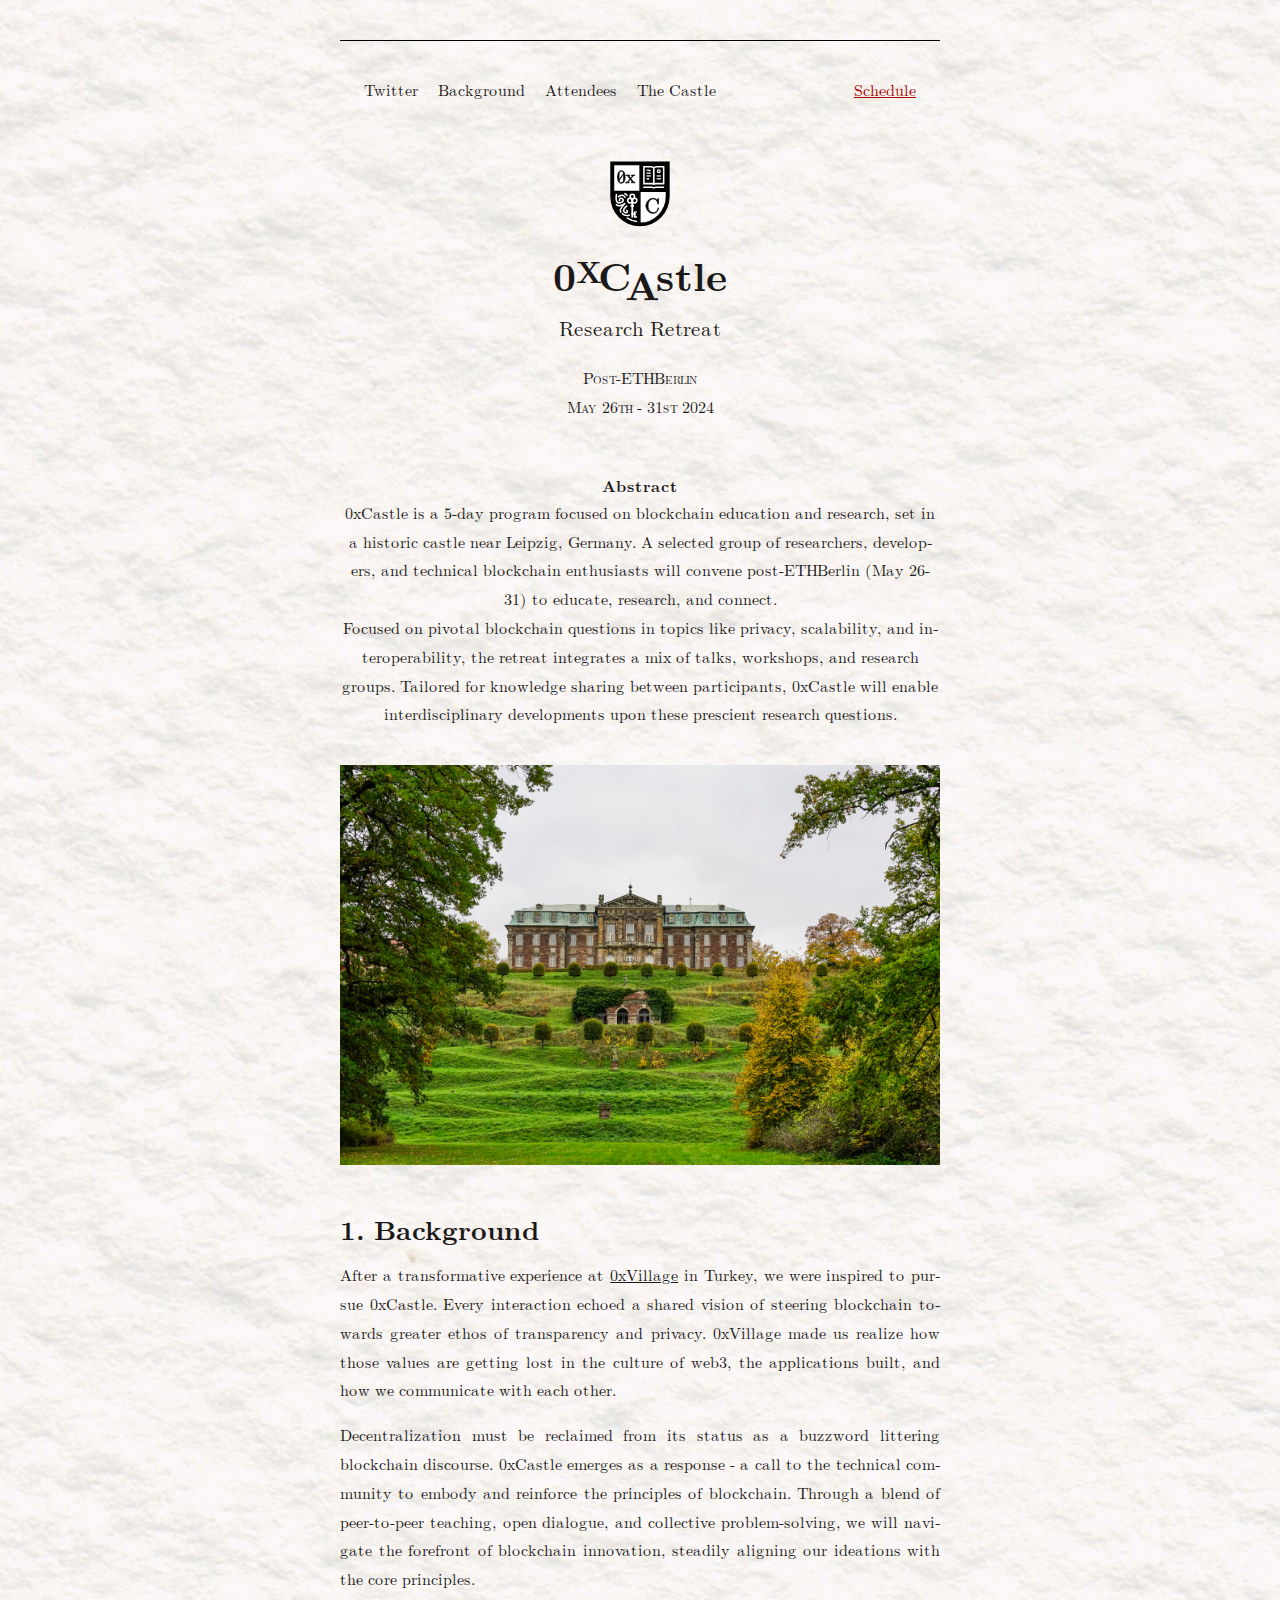
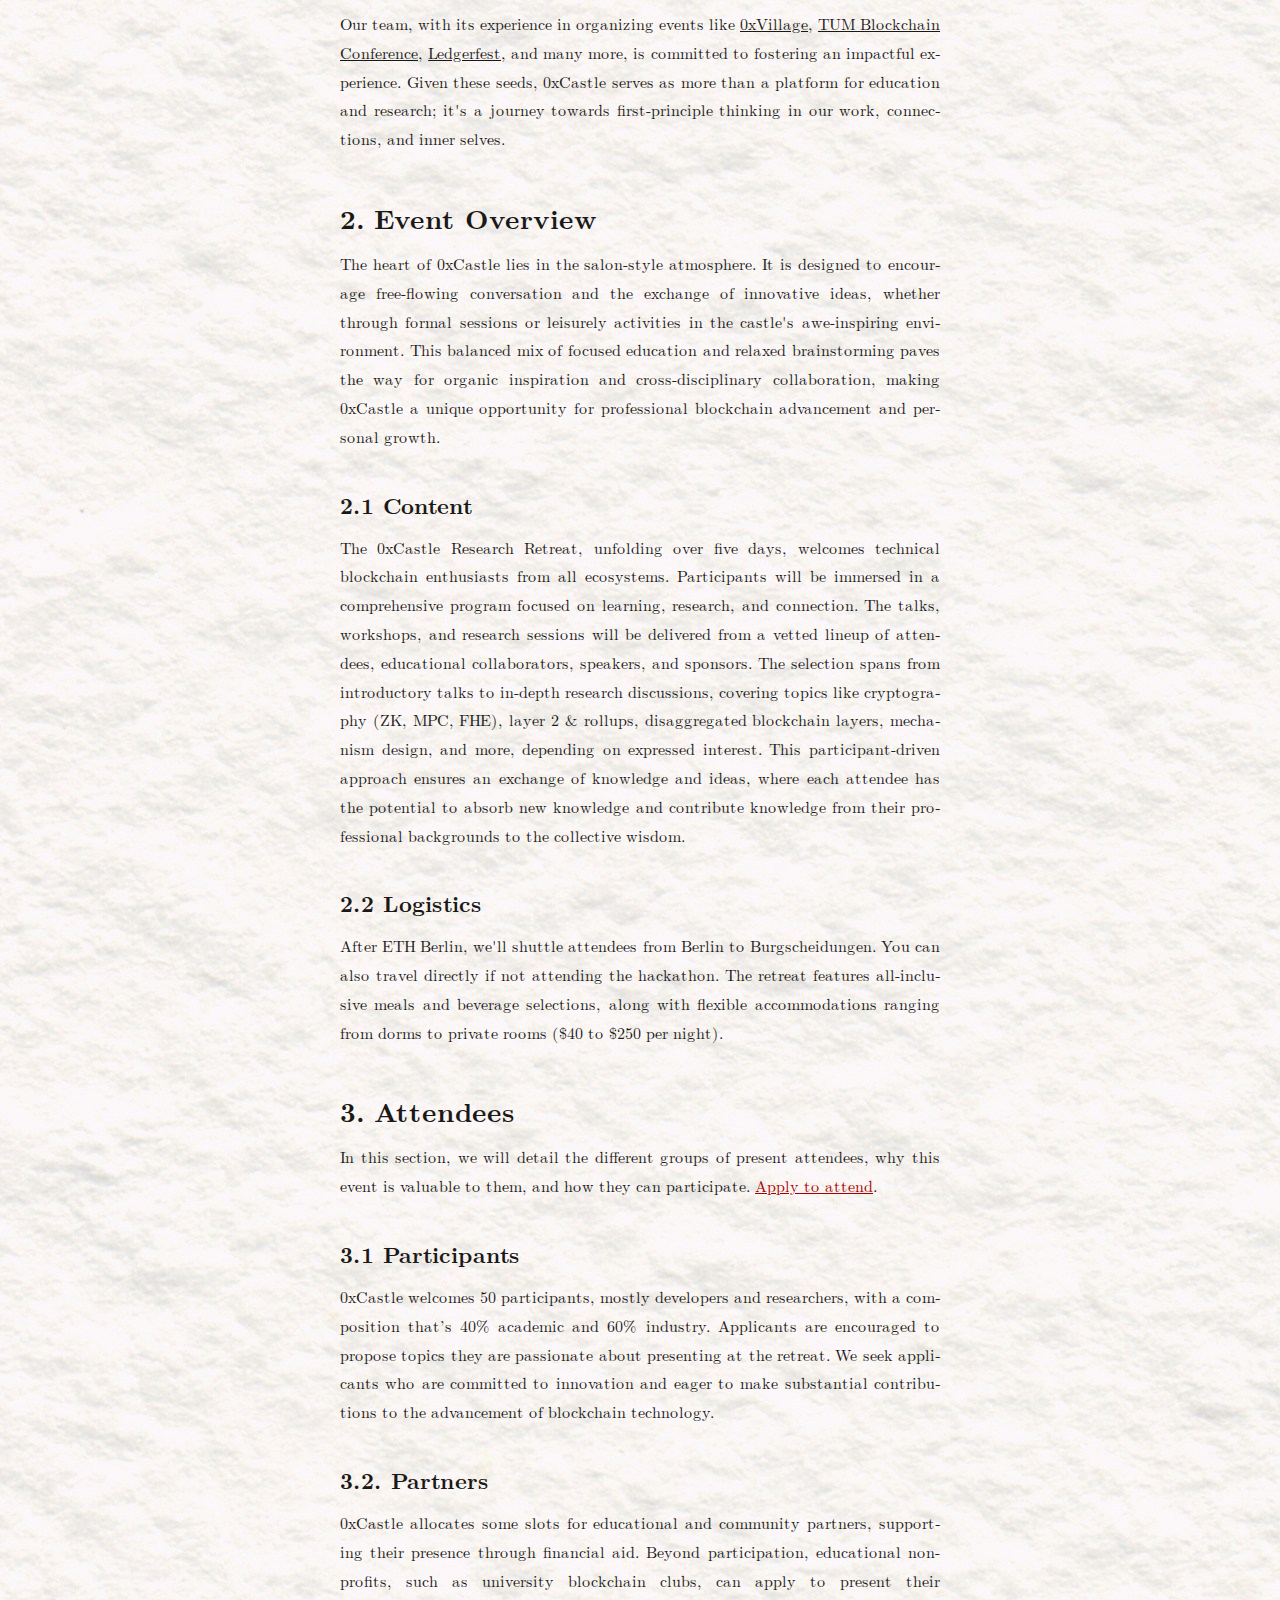
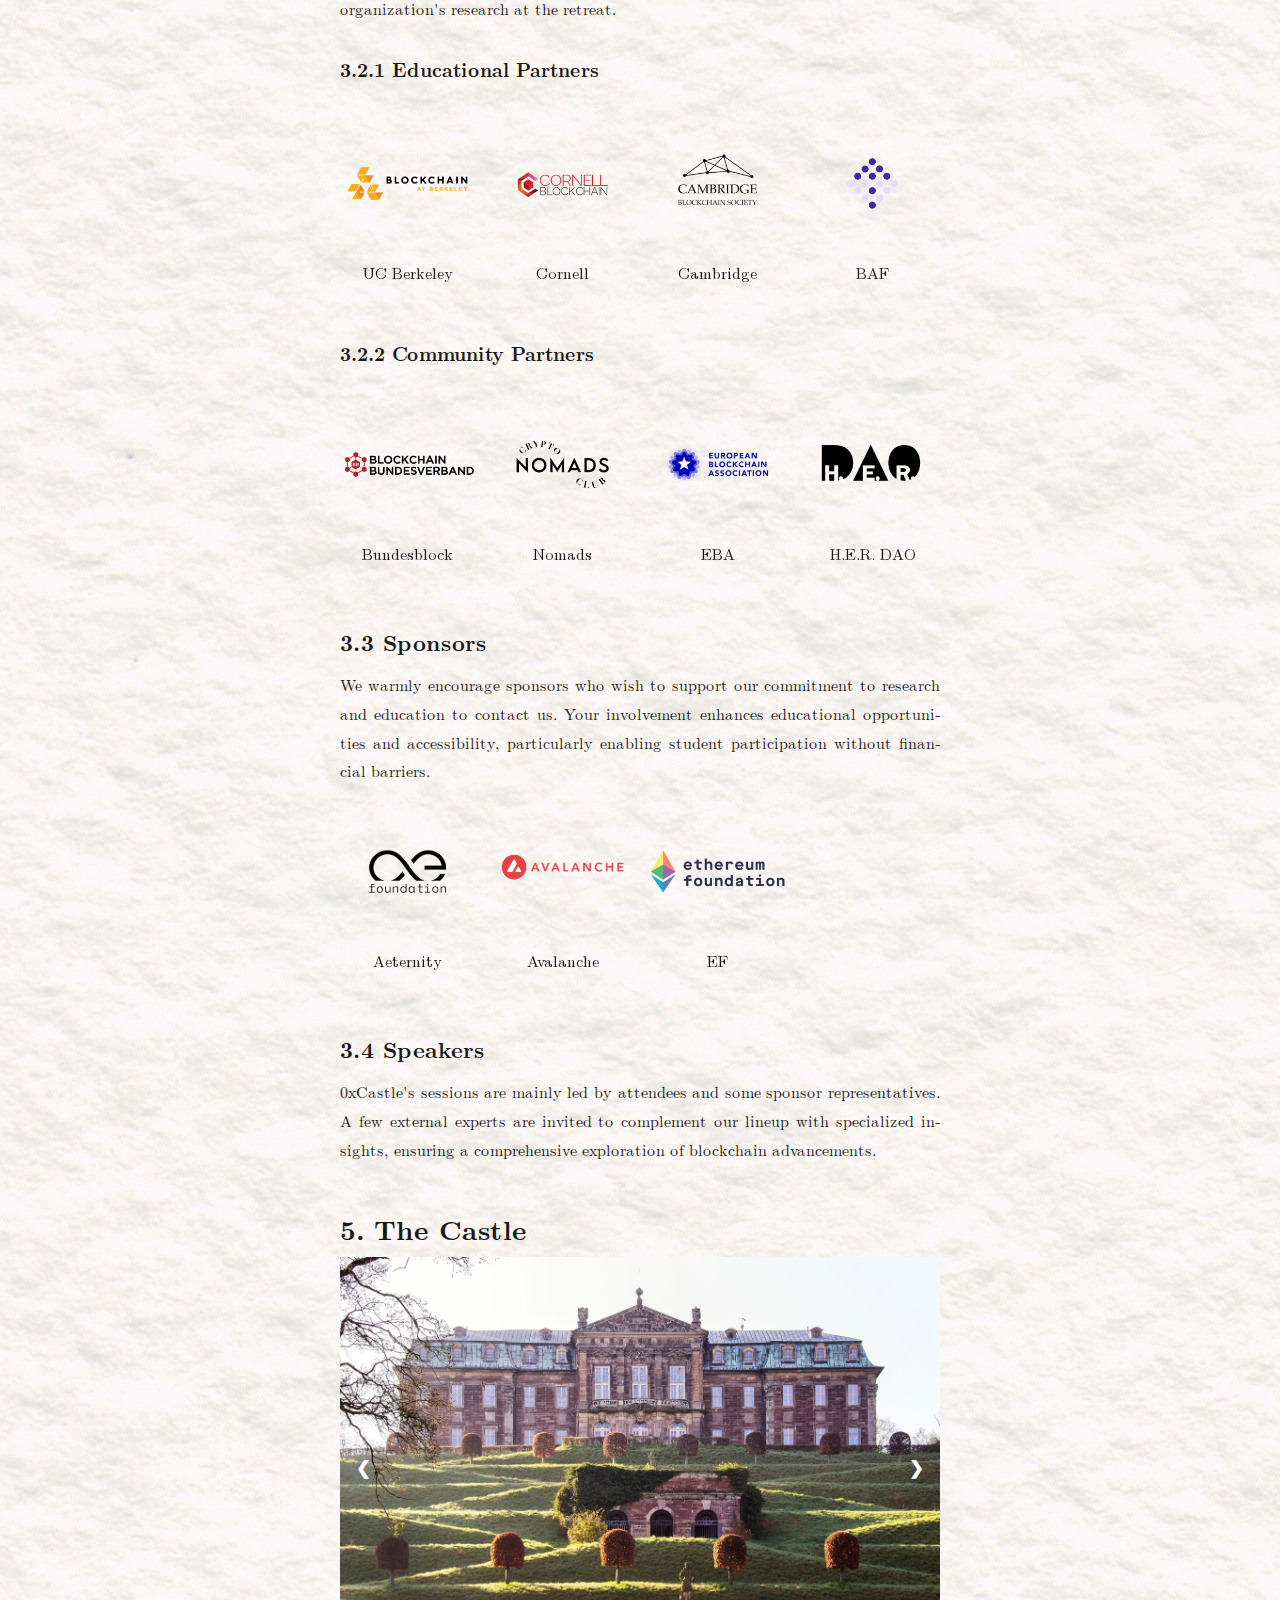
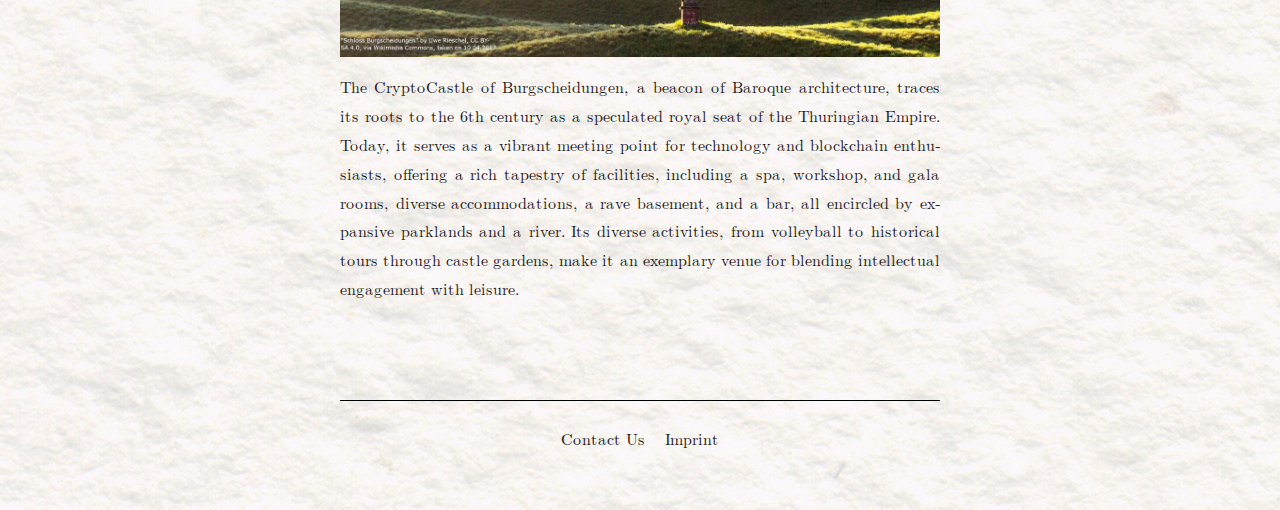
<file: index.html>
<!DOCTYPE html>
<html lang="en">
  <head>
    <meta charset="UTF-8" />
    <meta name="viewport" content="width=device-width, initial-scale=1.0" />
    <meta http-equiv="X-UA-Compatible" content="ie=edge" />
    <meta property="og:title" content="0xCastle" />
    <meta property="og:type" content="website" />
    <meta property="og:url" content="https://0xcastle.xyz/" />
    <meta
      property="og:description"
      content="0xCastle is a 5-day education and research retreat focused on current technologies, set in a historic castle near Leipzig, Germany."
    />
    <meta
      property="og:image"
      content="https://raw.githubusercontent.com/0xCastle/0xcastle.xyz/main/images/thumbnail.png"
    />
    <title>0xCastle</title>
    <link rel="stylesheet" href="./css/latex.css" />
    <link rel="stylesheet" href="./css/style.css" />
    <link
      rel="icon"
      href="./images/logos/0xCastle.svg"
      type="image/x-icon"
    />
    <link
      rel="stylesheet"
      href="https://cdnjs.cloudflare.com/ajax/libs/font-awesome/6.1.1/css/all.min.css"
    />
    <!-- Swiper CSS -->
    <link rel="stylesheet" href="https://unpkg.com/swiper/swiper-bundle.min.css"/>

    <!-- Swiper JS -->
    <script src="https://unpkg.com/swiper/swiper-bundle.min.js"></script>
  </head>
  <body class="latex-dark-auto">
    <nav class="nav">
      <div class="nav-links">
        <a href="https://twitter.com/0xCastleRetreat" class="nav-link mobile">Twitter</a>
        <a href="#background" class="nav-link">Background</a>
        <a href="#attendees" class="nav-link">Attendees</a>
        <a href="#the-castle" class="nav-link">The Castle</a>
        <div class="flex-grow"></div>
        <a href="schedule.html" class="nav-link emphasize">Schedule</a>
      </div>
    </nav>
    <main>
      <a href="https://0xcastle.xyz/">
        <img
          src="images/logos/0xCastle.svg"
          alt="0xCastle Logo"
          class="logo"
        />
      </a>
      <header>
        <h1 class="main-heading">
          <span class="latex">0 <span>x</span>C<span>a</span>s<span>t</span>l</span>e
        </h1>
        <p class="subheader">Research Retreat</p>
        <p class="author">
          Post-ETHBerlin<br />
          May 26th - 31st 2024
        </p>
      </header>

      <!-- Abstract -->
      <div class="abstract">
        <h2>Abstract</h2>
        <p>
          0xCastle is a 5-day program focused on blockchain education and
          research, set in a historic castle near Leipzig, Germany. A selected
          group of researchers, developers, and technical blockchain enthusiasts
          will convene post-ETHBerlin (May 26-31) to educate, research, and
          connect.
        </p>
        <p>
          Focused on pivotal blockchain questions in topics like privacy, 
          scalability, and interoperability, the retreat integrates a mix 
          of talks, workshops, and research groups. Tailored for knowledge 
          sharing between participants, 0xCastle will enable interdisciplinary 
          developments upon these prescient research questions.
        </p>
      </div>

      <img src="images/castle.jpeg" alt="0xCastle Landscape" />
      <!-- Motivation -->
      <article>
        <h2 id="background">1. Background</h2>
        <p>
          After a transformative experience at <a href="https://0xvillage.org">0xVillage</a> in Turkey, 
          we were inspired to pursue 0xCastle. Every interaction echoed a shared vision of steering 
          blockchain towards greater ethos of transparency and privacy. 0xVillage made us realize 
          how those values are getting lost in the culture of web3, the applications built, 
          and how we communicate with each other.
        </p>
        <p>
          Decentralization must be reclaimed from its status as a buzzword littering 
          blockchain discourse. 0xCastle emerges as a response - a call to the
          technical community to embody and reinforce the principles of
          blockchain. Through a blend of peer-to-peer teaching, open dialogue,
          and collective problem-solving, we will navigate the forefront of
          blockchain innovation, steadily aligning our ideations with the core
          principles.
        </p>
        <p>
          Our team, with its experience in organizing events like
          <a href="https://0xvillage.org">0xVillage</a>,
          <a href="https://www.tum-blockchain.com/conference"
            >TUM Blockchain Conference</a
          >,
          <a href="https://www.youtube.com/watch?v=_qopGYx12K4">Ledgerfest</a>,
          and many more, is committed to fostering an impactful
          experience. Given these seeds, 0xCastle serves as more than a platform
          for education and research; it's a journey towards first-principle
          thinking in our work, connections, and inner selves.
        </p>

        <!-- 0xCastle Research Retreat -->

        <h2 id="overview">2. Event Overview</h2>
        <p>
          The heart of 0xCastle lies in the salon-style atmosphere. 
          It is designed to encourage free-flowing conversation and 
          the exchange of innovative ideas, whether through formal 
          sessions or leisurely activities in the castle's awe-inspiring 
          environment. This balanced mix of focused education and relaxed 
          brainstorming paves the way for organic inspiration and cross-disciplinary 
          collaboration, making 0xCastle a unique opportunity for professional blockchain 
          advancement and personal growth.
        </p>
        <h3 id="content">2.1 Content</h3>
        <p>
          The 0xCastle Research Retreat, unfolding over five days, welcomes technical blockchain enthusiasts from all ecosystems. Participants 
          will be immersed in a comprehensive program focused on learning, 
          research, and connection. The talks, workshops, and research sessions 
          will be delivered from a vetted lineup of attendees, educational collaborators, 
          speakers, and sponsors. The selection spans from introductory talks to in-depth 
          research discussions, covering topics like cryptography (ZK, MPC, FHE), layer 2 & 
          rollups, disaggregated blockchain layers, mechanism design, and more, depending on expressed interest. 
          This participant-driven approach ensures an exchange of knowledge and ideas, where 
          each attendee has the potential to absorb new knowledge and contribute 
          knowledge from their professional backgrounds to the collective wisdom.
        </p>
        <h3 class="logistics">2.2 Logistics</h3>
        <p>
          After ETH Berlin, we'll shuttle attendees from Berlin to Burgscheidungen. 
          You can also travel directly if not attending the hackathon. 
          The retreat features all-inclusive meals and beverage selections, 
          along with flexible accommodations ranging from dorms to private rooms ($40 to $250 per night).
        </p>
        <!-- The Castle -->

        <!-- Call for Participation -->
        <h2 id="attendees">3. Attendees</h2>
        <p>
          In this section, we will detail the different groups of present
          attendees, why this event is valuable to them, and how they can
          participate. <a href="https://forms.0xcastle.xyz/" class="emphasize">Apply to attend</a>.
        </p>
        <h3 class="section-title">3.1 Participants</h3>
        <div class="section-text">
          <p>
            0xCastle welcomes 50 participants, mostly developers and researchers, with a composition that’s 
            40% academic and 60% industry. Applicants are encouraged to 
            propose topics they are passionate about presenting at the retreat. 
            We seek applicants who are committed to innovation and eager to make 
            substantial contributions to the advancement of blockchain technology.
          </p>
        </div>
        <h3 class="section-title">3.2. Partners</h3>
        <p>
          0xCastle allocates some slots for educational and community
          partners, supporting their presence through financial aid. Beyond participation, educational non-profits, such as
          university blockchain clubs, can apply to present their
          organization's research at the retreat.
        </p>
        <h4 class="section-title">3.2.1 Educational Partners</h4>
        <div class="section-text">
          <div class="swiper educationSwiper">
            <div class="swiper-wrapper">
              <div class="swiper-slide">
                <a href="https://www.tum-blockchain.com/">
                  <img
                    class="grid-image only-light-mode"
                    src="images/logos/TBC-light.png"
                    alt="TUM Blockchain Club"
                  />
                  <img
                    class="grid-image only-dark-mode"
                    src="images/logos/TBC-dark.png"
                    alt="TUM Blockchain Club"
                  />
                </a>
                <p>TUM</p>
              </div>
              <div class="swiper-slide">
                <a href="https://blockchain.berkeley.edu/">
                  <img
                    class="grid-image only-light-mode"
                    src="images/logos/Berkeley-light.png"
                    alt="Berkeley"
                  />
                  <img
                    class="grid-image only-dark-mode"
                    src="images/logos/Berkeley-dark.png"
                    alt="Berkeley"
                  />
                </a>
                <p>UC Berkeley</p>
              </div>
              <div class="swiper-slide">
                <a href="https://www.cornellblockchain.org/">
                  <img
                    class="grid-image only-light-mode"
                    src="images/logos/Cornell-light.png"
                    alt="Cornell"
                  />
                  <img
                    class="grid-image only-dark-mode"
                    src="images/logos/Cornell-dark.png"
                    alt="Cornell"
                  />
                </a>
                <p>Cornell</p>
              </div>
              <div class="swiper-slide">
                <a href="https://cambridgeblockchain.org/">
                  <img
                    class="grid-image only-light-mode"
                    src="images/logos/Cambridge-light.png"
                    alt="Cambridge"
                  />
                  <img
                    class="grid-image only-dark-mode"
                    src="images/logos/Cambridge-dark.png"
                    alt="Cambridge"
                  />
                </a>
                <p>Cambridge</p>
              </div>
              <div class="swiper-slide">
                <a href="https://www.blockchainacceleration.org/">
                  <img
                    class="grid-image only-light-mode"
                    src="images/logos/BAF-light.png"
                    alt="BAF"
                  />
                  <img
                    class="grid-image only-dark-mode"
                    src="images/logos/BAF-dark.png"
                    alt="BAF"
                  />
                </a>
                <p>BAF</p>
              </div>
              <div class="swiper-slide">
                <a href="https://l2beat.com/">
                  <img
                    class="grid-image only-light-mode"
                    src="images/logos/L2beat-light.png"
                    alt="L2Beat"
                  />
                  <img
                    class="grid-image only-dark-mode"
                    src="images/logos/L2beat-dark.png"
                    alt="L2Beat"
                  />
                </a>
                <p>L2Beat</p>
              </div>
              <div class="swiper-slide">
                <a href="https://bsaepfl.ch/">
                  <img
                    class="grid-image only-light-mode"
                    src="images/logos/BSA-light.png"
                    alt="BSA"
                  />
                  <img
                    class="grid-image only-dark-mode"
                    src="images/logos/BSA-dark.png"
                    alt="BSA"
                  />
                </a>
                <p>EPFL</p>
              </div>
              <div class="swiper-slide">
                <a href="https://www.waterlooblockchain.com/">
                  <img
                    class="grid-image only-light-mode"
                    src="images/logos/Waterloo-light.png"
                    alt="Waterloo"
                  />
                  <img
                    class="grid-image only-dark-mode"
                    src="images/logos/Waterloo-dark.png"
                    alt="Waterloo"
                  />
                </a>
                <p>Waterloo</p>
              </div>
              <div class="swiper-slide">
                <a href="https://kryptosphere.org/en/">
                  <img
                    class="grid-image only-light-mode"
                    src="images/logos/Kryptosphere-light.png"
                    alt="Kryptosphere"
                  />
                  <img
                    class="grid-image only-dark-mode"
                    src="images/logos/Kryptosphere-dark.png"
                    alt="Kryptosphere"
                  />
                </a>
                <p>Kryptosphere</p>
              </div>
            </div>
          </div>
          <h4 class="section-title">3.2.2 Community Partners</h4>
          <div class="section-text">
            <div class="swiper communitySwiper">
              <div class="swiper-wrapper">
                <div class="swiper-slide">
                  <a href="https://cointelegraph.com/">
                    <img
                      class="grid-image only-light-mode"
                      src="images/logos/Cointelegraph-light.png"
                      alt="Cointelegraph"
                    />
                    <img
                      class="grid-image only-dark-mode"
                      src="images/logos/Cointelegraph-dark.png"
                      alt="Cointelegraph"
                    />
                  </a>
                  <p>Cointelegraph</p>
                </div>
                <div class="swiper-slide">
                  <a href="https://bundesblock.de/en/">
                    <img
                      class="grid-image only-light-mode"
                      src="images/logos/Bundesblock-light.png"
                      alt="Blockchain Bundesverband"
                    />
                    <img
                      class="grid-image only-dark-mode"
                      src="images/logos/Bundesblock-dark.png"
                      alt="Blockchain Bundesverband"
                    />
                  </a>
                  <p>Bundesblock</p>
                </div>
                <div class="swiper-slide">
                  <a href="https://club.cryptonomads.org/">
                    <img
                      class="grid-image only-light-mode"
                      src="images/logos/Cryptonomads-light.png"
                      alt="Crypto Nomads Club"
                    />
                    <img
                      class="grid-image only-dark-mode"
                      src="images/logos/Cryptonomads-dark.png"
                      alt="Crypto Nomads Club"
                    />
                  </a>
                  <p>Nomads</p>
                </div>
                <div class="swiper-slide">
                  <a href="https://europeanblockchainassociation.org/">
                    <img
                      class="grid-image only-light-mode"
                      src="images/logos/EBA-light.png"
                      alt="European Blockchain Association"
                    />
                    <img
                      class="grid-image only-dark-mode"
                      src="images/logos/EBA-dark.png"
                      alt="European Blockchain Association"
                    />
                  </a>
                  <p>EBA</p>
                </div>
                <div class="swiper-slide">
                  <a href="https://www.her-dao.xyz/">
                    <img
                      class="grid-image only-light-mode"
                      src="images/logos/HerDAO-light.png"
                      alt="Her DAO"
                    />
                    <img
                      class="grid-image only-dark-mode"
                      src="images/logos/HerDAO-dark.png"
                      alt="Her DAO"
                    />
                  </a>
                  <p>H.E.R. DAO</p>
                </div>
              </div>
            </div>
        </div>
        <h3 class="section-title">3.3 Sponsors</h3>
        <div class="section-text">
          <p>
            We warmly encourage sponsors who wish to support our commitment to
            research and education to contact us. Your involvement enhances
            educational opportunities and accessibility, particularly enabling
            student participation without financial barriers.
          </p>
          <div class="swiper sponsorSwiper">
            <div class="swiper-wrapper">
              <div class="swiper-slide">
                <a href="https://aeternity.com/">
                  <img
                    class="grid-image only-light-mode"
                    src="images/logos/Aeternity-light.png"
                    alt="Aeternity"
                  />
                  <img
                    class="grid-image only-dark-mode"
                    src="images/logos/Aeternity-dark.png"
                    alt="Aeternity"
                  />
                </a>
                <p>Aeternity</p>
              </div>
              <div class="swiper-slide">
                <a href="https://www.avax.network/">
                  <img
                    class="grid-image only-light-mode"
                    src="images/logos/Avalanche-light.png"
                    alt="Avalanche"
                  />
                  <img
                    class="grid-image only-dark-mode"
                    src="images/logos/Avalanche-dark.png"
                    alt="Avalanche"
                  />
                </a>
                <p>Avalanche</p>
              </div>
              <div class="swiper-slide">
                <a href="https://ethereum.foundation/">
                  <img
                    class="grid-image only-light-mode"
                    src="images/logos/Ethereum Foundation-light.png"
                    alt="Ethereum Foundation"
                  />
                  <img
                    class="grid-image only-dark-mode"
                    src="images/logos/Ethereum Foundation-dark.png"
                    alt="Ethereum Foundation"
                  />
                </a>
                <p>EF</p>
              </div>
            </div>
          </div>
        </div>
        <h3 class="section-title">3.4 Speakers</h3>
        <div class="section-text">
          <p>
            0xCastle's sessions are mainly led by attendees and some sponsor representatives. 
            A few external experts are invited to complement our lineup with specialized insights, 
            ensuring a comprehensive exploration of blockchain advancements.
          </p>
        </div>
        <!-- Venue -->
        <h2 id="the-castle">5. The Castle</h2>
        <div class="slideshow-container">
          <!-- Slides -->
          <div class="slide fade">
            <img src="images/castle1.jpeg" style="width: 100%" />
          </div>
          <div class="slide fade">
            <img src="images/castle2.png" style="width: 100%" />
          </div>
          <div class="slide fade">
            <img src="images/castle3.jpg" style="width: 100%" />
          </div>
          <div class="slide fade">
            <img src="images/castle4.jpg" style="width: 100%" />
          </div>
          <div class="slide fade">
            <img src="images/castle5.jpg" style="width: 100%" />
          </div>
          <div class="slide fade">
            <img src="images/castle6.jpg" style="width: 100%" />
          </div>
          <div class="slide fade">
            <img src="images/castle7.jpg" style="width: 100%" />
          </div>
          <div class="slide fade">
            <img src="images/castle8.jpg" style="width: 100%" />
          </div>

          <!-- Next and previous buttons -->
          <a class="prev" onclick="moveSlide(-1)">&#10094;</a>
          <a class="next" onclick="moveSlide(1)">&#10095;</a>
        </div>
        <p>
          The CryptoCastle of Burgscheidungen, a beacon of Baroque architecture,
          traces its roots to the 6th century as a speculated royal seat of the
          Thuringian Empire. Today, it serves as a vibrant meeting point for
          technology and blockchain enthusiasts, offering a rich tapestry of
          facilities, including a spa, workshop, and gala rooms, diverse
          accommodations, a rave basement, and a bar, all encircled by expansive
          parklands and a river. Its diverse activities, from volleyball to
          historical tours through castle gardens, make it an exemplary venue
          for blending intellectual engagement with leisure.
        </p>
      </article>
    </main>

    <footer class="footer">
      <div class="footer-links">
        <a href="https://forms.0xcastle.xyz/contact" class="footer-link">Contact Us</a>
        <a href="imprint.html" class="footer-link">Imprint</a>
      </div>
    </footer>
    <script src="js/index.js"></script>

    <script>
      document.addEventListener("DOMContentLoaded", function () {
        function initializeSwiper(selector) {
          return new Swiper(selector, {
            slidesPerView: 3, // Display 3 slides at a time
            spaceBetween: 30, // Adjust spacing between slides
            loop: true,
            speed: 3000, // Adjust for a slower, smooth transition
            autoplay: {
              delay: 0, // Essentially no delay for continuous effect
              disableOnInteraction: false,
            },
            loopedSlides: 3, // Match this with slidesPerView or adjust based on your total slides
            centeredSlides: false, // Set to false to align slides to the start of the container
            freeMode: true,
            freeModeMomentum: false,
            freeModeMomentumBounce: false,
            freeModeMomentumRatio: 1,
            freeModeMomentumVelocityRatio: 1,
    
            // Responsive breakpoints
            breakpoints: {
              640: {
                slidesPerView: 2,
                spaceBetween: 10,
              },
              768: {
                slidesPerView: 3,
                spaceBetween: 15,
              },
              1024: {
                slidesPerView: 4, // Display more slides for larger screens
                spaceBetween: 20,
              },
            },
          });
        }
    
        var eduSwiper = initializeSwiper('.educationSwiper');
        var comSwiper = initializeSwiper('.communitySwiper');
        var comSwiper = initializeSwiper('.sponsorSwiper');
      });
    </script>
  </body>
</html>
</file>
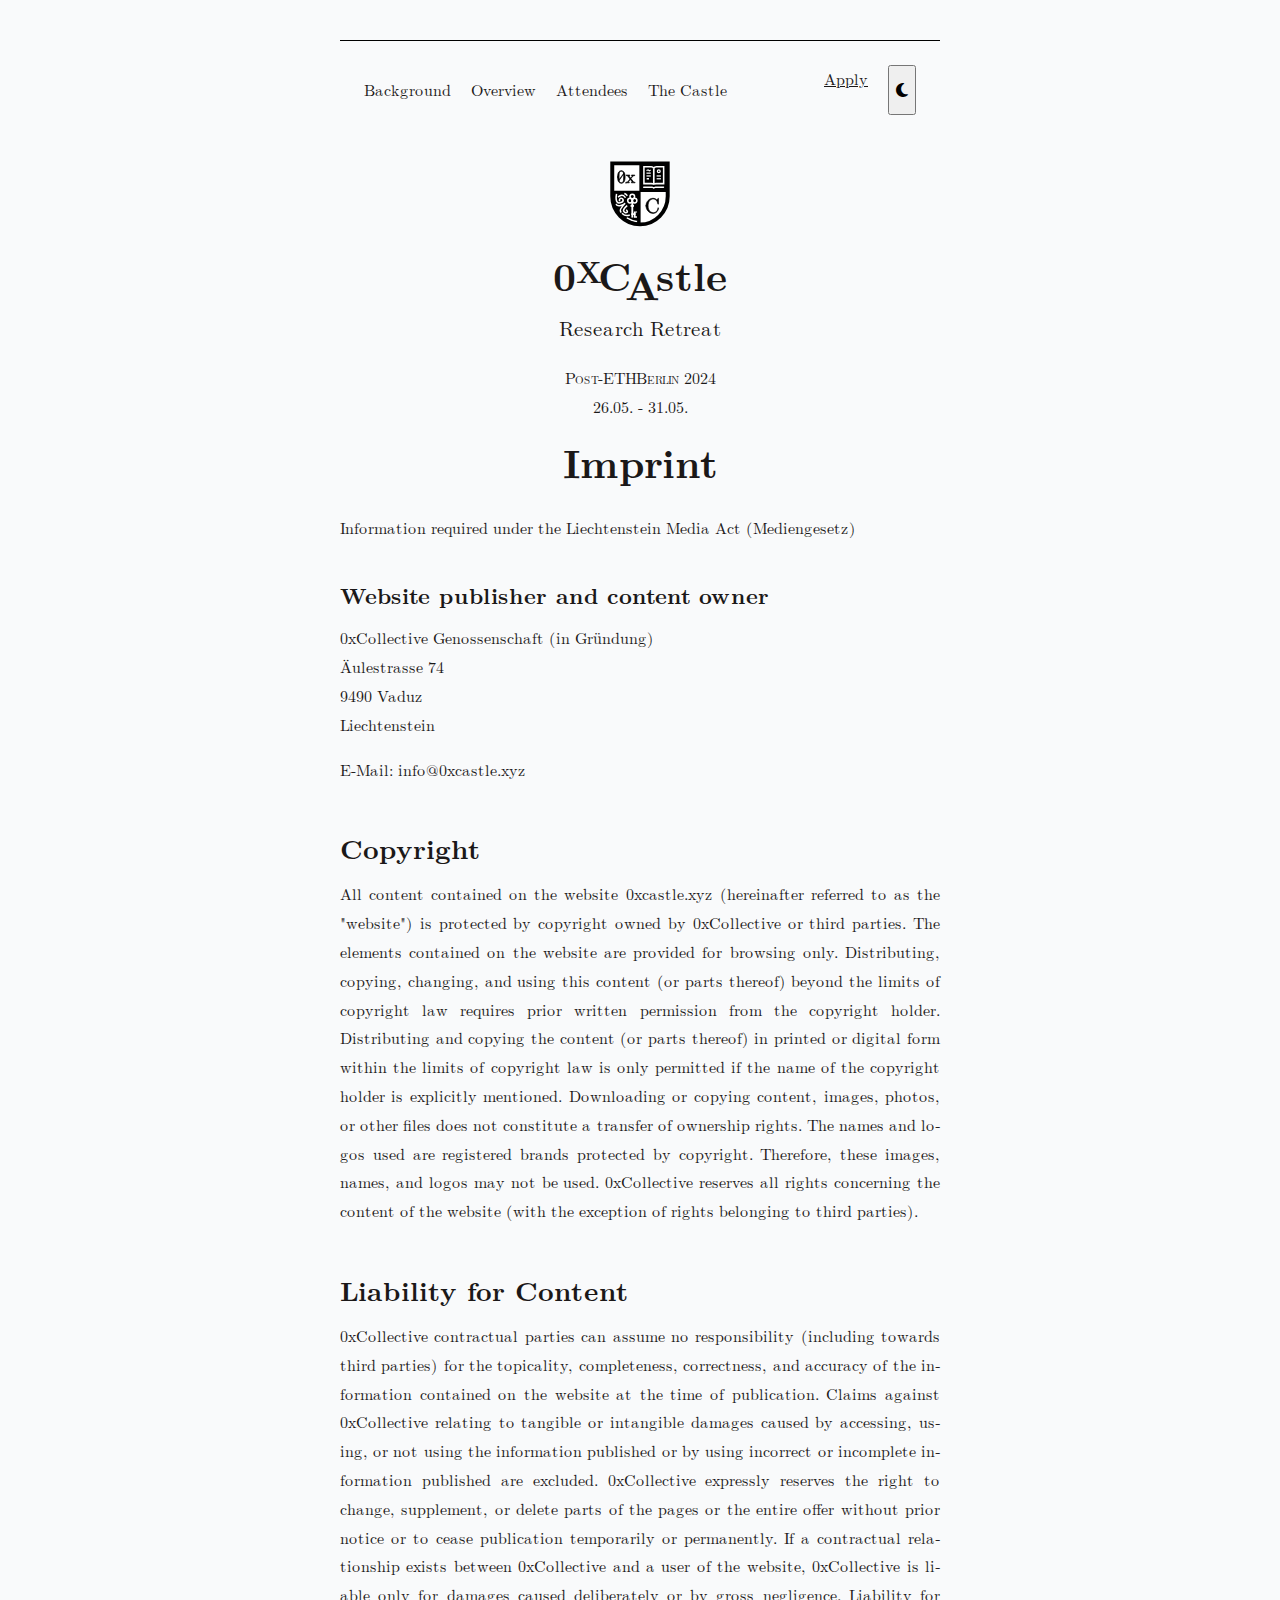
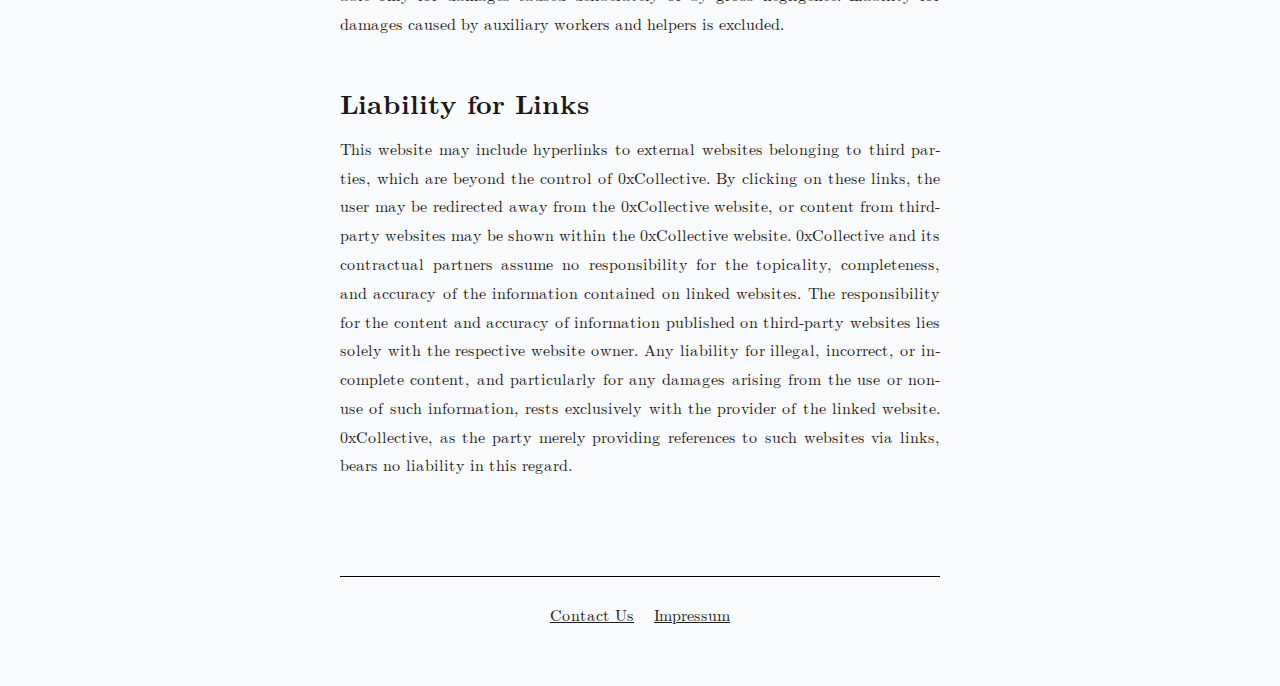
<file: impressum.html>
<!DOCTYPE html>
<html lang="en">

<head>
    <meta charset="UTF-8" />
    <meta name="viewport" content="width=device-width, initial-scale=1.0" />
    <meta http-equiv="X-UA-Compatible" content="ie=edge" />
    <meta property="og:title" content="Impressum">
    <meta property="og:type" content="website" />
    <meta property="og:url" content="https://forms.0xcastle.xyz/impressum.html" />
    <meta property="og:description" content="0xCastle is a 5-day program focused on blockchain education and
    research, set in a historic castle near Leipzig, Germany">
    <meta property="og:image"
        content="https://raw.githubusercontent.com/0xCastle/0xcastle.xyz/main/images/thumbnail.png">
    <title>Impressum</title>
    <link rel="stylesheet" href="./css/style.css" />
    <link rel="stylesheet" href="./css/latex.css" />
    <link rel="icon" href="./images/logos/0xCastle-bw.svg" type="image/x-icon" />
    <link rel="stylesheet" href="https://cdnjs.cloudflare.com/ajax/libs/font-awesome/6.1.1/css/all.min.css" />
</head>

<body>
    <nav class="nav">
        <div class="nav-links">
            <a href="index.html#background" class="nav-link">Background</a>
            <a href="index.html#overview" class="nav-link">Overview</a>
            <a href="index.html#attendees" class="nav-link">Attendees</a>
            <a href="index.html#the-castle" class="nav-link">The Castle</a>
            <div class="flex-grow"></div>
            <a href="https://forms.0xcastle.xyz/" class="nav-link-apply">Apply</a>
            <button id="dark-mode-toggle" class="theme-switcher">
                <i class="fa-solid fa-moon"></i>
            </button>
        </div>
    </nav>
    <main>
        <a href="https://0xcastle.xyz/">
            <img src="images/logos/0xCastle-bw.svg" alt="0xCastle Logo" class="logo">
        </a>
        <header>
            <h1 class="main-heading">
                <span class="latex">0 <span>x</span>C<span>a</span>s<span>t</span>l</span>e
            </h1>
            <p class="subheader">
                Research Retreat
            </p>
            <p class="author">
                Post-ETHBerlin 2024<br />
                26.05. - 31.05.
            </p>
        </header>

        <!-- Content -->
        <article>
            <h1 id="background">Imprint</h1>
            <p>Information required under the Liechtenstein Media Act (Mediengesetz)</p>

            <h3>Website publisher and content owner</h3>
            <p>
                0xCollective Genossenschaft (in Gründung)<br>
                Äulestrasse 74<br>
                9490 Vaduz<br>
                Liechtenstein
            </p>
            <div>
                <p>
                    E-Mail: info@0xcastle.xyz
                </p>
            </div>

            <h2>Copyright</h2>
            <p>
                All content contained on the website 0xcastle.xyz (hereinafter referred to as the "website") is protected by copyright owned by 0xCollective or third parties. The elements contained on the website are provided for browsing only. Distributing, copying, changing, and using this content (or parts thereof) beyond the limits of copyright law requires prior written permission from the copyright holder. Distributing and copying the content (or parts thereof) in printed or digital form within the limits of copyright law is only permitted if the name of the copyright holder is explicitly mentioned. Downloading or copying content, images, photos, or other files does not constitute a transfer of ownership rights. The names and logos used are registered brands protected by copyright. Therefore, these images, names, and logos may not be used. 0xCollective reserves all rights concerning the content of the website (with the exception of rights belonging to third parties).
            </p>

            <h2>Liability for Content</h2>
            <p>
                0xCollective contractual parties can assume no responsibility (including towards third parties) for the topicality, completeness, correctness, and accuracy of the information contained on the website at the time of publication. Claims against 0xCollective relating to tangible or intangible damages caused by accessing, using, or not using the information published or by using incorrect or incomplete information published are excluded. 0xCollective expressly reserves the right to change, supplement, or delete parts of the pages or the entire offer without prior notice or to cease publication temporarily or permanently. If a contractual relationship exists between 0xCollective and a user of the website, 0xCollective is liable only for damages caused deliberately or by gross negligence. Liability for damages caused by auxiliary workers and helpers is excluded.
            </p>
            <h2>
                Liability for Links
            </h2>
            <p>
                This website may include hyperlinks to external websites belonging to third parties, which are beyond the control of 0xCollective. By clicking on these links, the user may be redirected away from the 0xCollective website, or content from third-party websites may be shown within the 0xCollective website. 0xCollective and its contractual partners assume no responsibility for the topicality, completeness, and accuracy of the information contained on linked websites. The responsibility for the content and accuracy of information published on third-party websites lies solely with the respective website owner. Any liability for illegal, incorrect, or incomplete content, and particularly for any damages arising from the use or non-use of such information, rests exclusively with the provider of the linked website. 0xCollective, as the party merely providing references to such websites via links, bears no liability in this regard.
            </p>
        </article>
    </main>

    <footer class="footer">
        <div class="footer-links">
            <a href="https://forms.0xcastle.xyz/contact">Contact Us</a>
            <a href="impressum.html">Impressum</a>
        </div>
    </footer>
    <script src="js/index.js"></script>
</body>

</html>
</file>
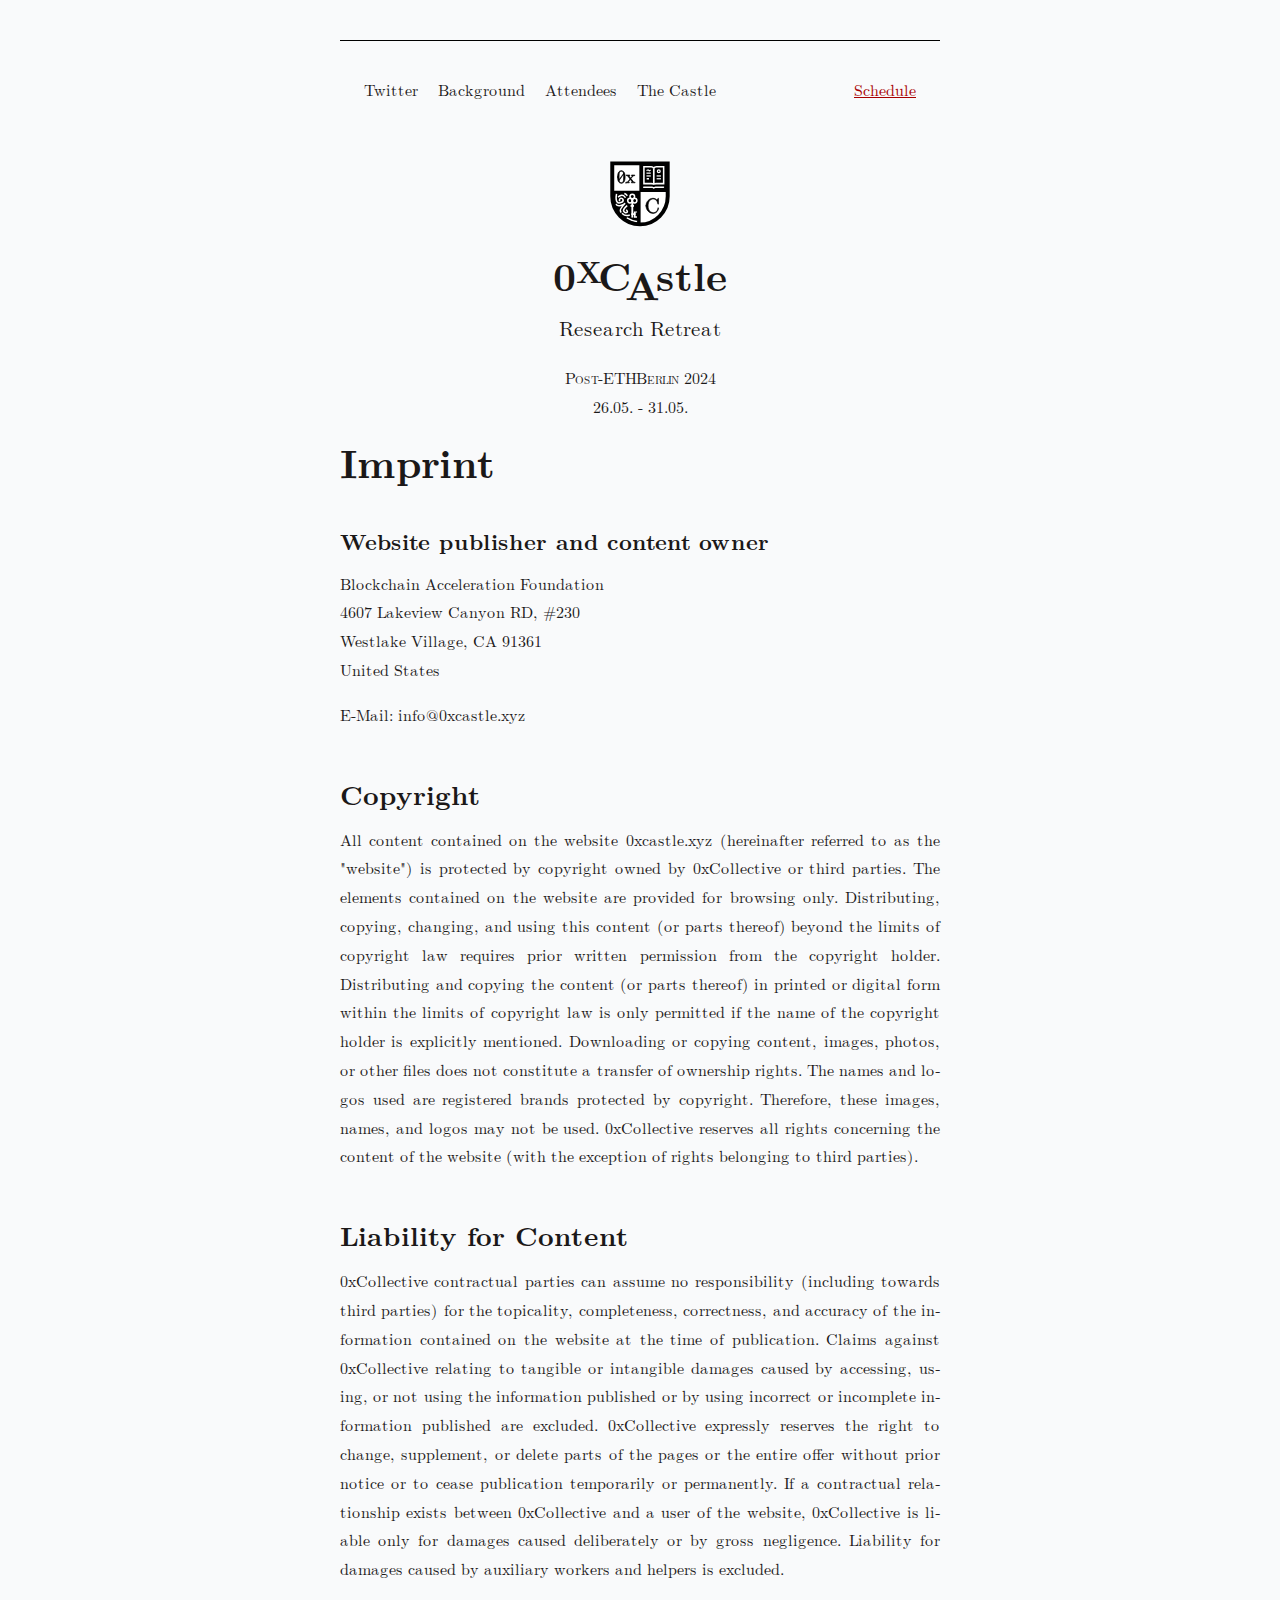
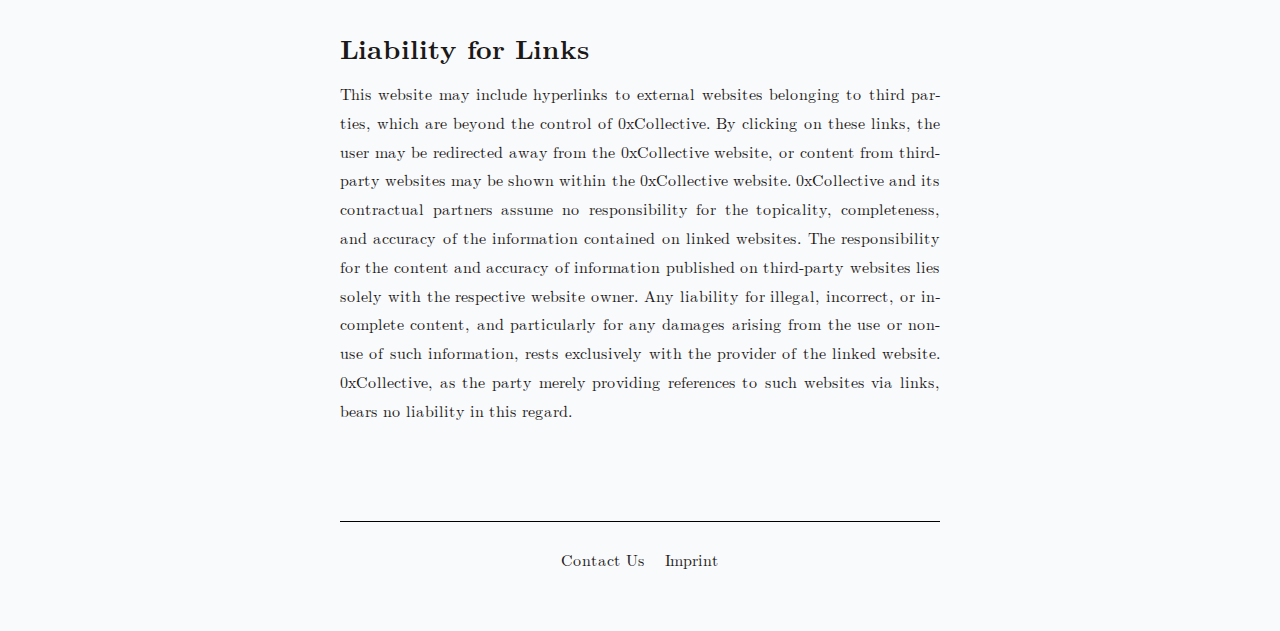
<file: imprint.html>
<!DOCTYPE html>
<html lang="en">

<head>
    <meta charset="UTF-8" />
    <meta name="viewport" content="width=device-width, initial-scale=1.0" />
    <meta http-equiv="X-UA-Compatible" content="ie=edge" />
    <meta property="og:title" content="Imprint" />
    <meta property="og:type" content="website" />
    <meta property="og:url" content="https://0xcastle.xyz/imprint.html" />
    <meta
      property="og:description"
      content="0xCastle is a 5-day education and research retreat focused on current technologies, set in a historic castle near Leipzig, Germany."
    />
    <meta
      property="og:image"
      content="https://raw.githubusercontent.com/0xCastle/0xcastle.xyz/main/images/thumbnail.png"
    />
    <title>Imprint</title>
    <link rel="stylesheet" href="./css/style.css" />
    <link rel="stylesheet" href="./css/latex.css" />
    <link rel="icon" href="./images/logos/0xCastle-bw.svg" type="image/x-icon" />
    <link rel="stylesheet" href="https://cdnjs.cloudflare.com/ajax/libs/font-awesome/6.1.1/css/all.min.css" />
</head>

<body class="latex-dark-auto">
    <nav class="nav">
      <div class="nav-links">
        <a href="https://twitter.com/0xCastleRetreat" class="nav-link mobile">Twitter</a>
        <a href="index.html#background" class="nav-link">Background</a>
        <a href="index.html#attendees" class="nav-link">Attendees</a>
        <a href="index.html#the-castle" class="nav-link">The Castle</a>
        <div class="flex-grow"></div>
        <a href="schedule.html" class="nav-link emphasize">Schedule</a>
      </div>
    </nav>

    <main>
        <a href="https://0xcastle.xyz/">
            <img src="images/logos/0xCastle.svg" alt="0xCastle Logo" class="logo">
        </a>
        <header>
            <h1 class="main-heading">
                <span class="latex">0 <span>x</span>C<span>a</span>s<span>t</span>l</span>e
            </h1>
            <p class="subheader">
                Research Retreat
            </p>
            <p class="author">
                Post-ETHBerlin 2024<br />
                26.05. - 31.05.
            </p>
        </header>

        <!-- Content -->
        <article>
            <h1 style="text-align: left;">Imprint</h1>

            <h3>Website publisher and content owner</h3>
            <p>
                Blockchain Acceleration Foundation<br>
                4607 Lakeview Canyon RD, #230<br>
                Westlake Village, CA 91361<br>
                United States
            </p>
            <div>
                <p>
                    E-Mail: info@0xcastle.xyz
                </p>
            </div>

            <h2>Copyright</h2>
            <p>
                All content contained on the website 0xcastle.xyz (hereinafter referred to as the "website") is protected by copyright owned by 0xCollective or third parties. The elements contained on the website are provided for browsing only. Distributing, copying, changing, and using this content (or parts thereof) beyond the limits of copyright law requires prior written permission from the copyright holder. Distributing and copying the content (or parts thereof) in printed or digital form within the limits of copyright law is only permitted if the name of the copyright holder is explicitly mentioned. Downloading or copying content, images, photos, or other files does not constitute a transfer of ownership rights. The names and logos used are registered brands protected by copyright. Therefore, these images, names, and logos may not be used. 0xCollective reserves all rights concerning the content of the website (with the exception of rights belonging to third parties).
            </p>

            <h2>Liability for Content</h2>
            <p>
                0xCollective contractual parties can assume no responsibility (including towards third parties) for the topicality, completeness, correctness, and accuracy of the information contained on the website at the time of publication. Claims against 0xCollective relating to tangible or intangible damages caused by accessing, using, or not using the information published or by using incorrect or incomplete information published are excluded. 0xCollective expressly reserves the right to change, supplement, or delete parts of the pages or the entire offer without prior notice or to cease publication temporarily or permanently. If a contractual relationship exists between 0xCollective and a user of the website, 0xCollective is liable only for damages caused deliberately or by gross negligence. Liability for damages caused by auxiliary workers and helpers is excluded.
            </p>
            <h2>
                Liability for Links
            </h2>
            <p>
                This website may include hyperlinks to external websites belonging to third parties, which are beyond the control of 0xCollective. By clicking on these links, the user may be redirected away from the 0xCollective website, or content from third-party websites may be shown within the 0xCollective website. 0xCollective and its contractual partners assume no responsibility for the topicality, completeness, and accuracy of the information contained on linked websites. The responsibility for the content and accuracy of information published on third-party websites lies solely with the respective website owner. Any liability for illegal, incorrect, or incomplete content, and particularly for any damages arising from the use or non-use of such information, rests exclusively with the provider of the linked website. 0xCollective, as the party merely providing references to such websites via links, bears no liability in this regard.
            </p>
        </article>
    </main>

    <footer class="footer">
        <div class="footer-links">
          <a href="https://forms.0xcastle.xyz/contact" class="footer-link">Contact Us</a>
          <a href="imprint.html" class="footer-link">Imprint</a>
        </div>
      </footer>
    <script src="js/index.js"></script>
</body>

</html>
</file>
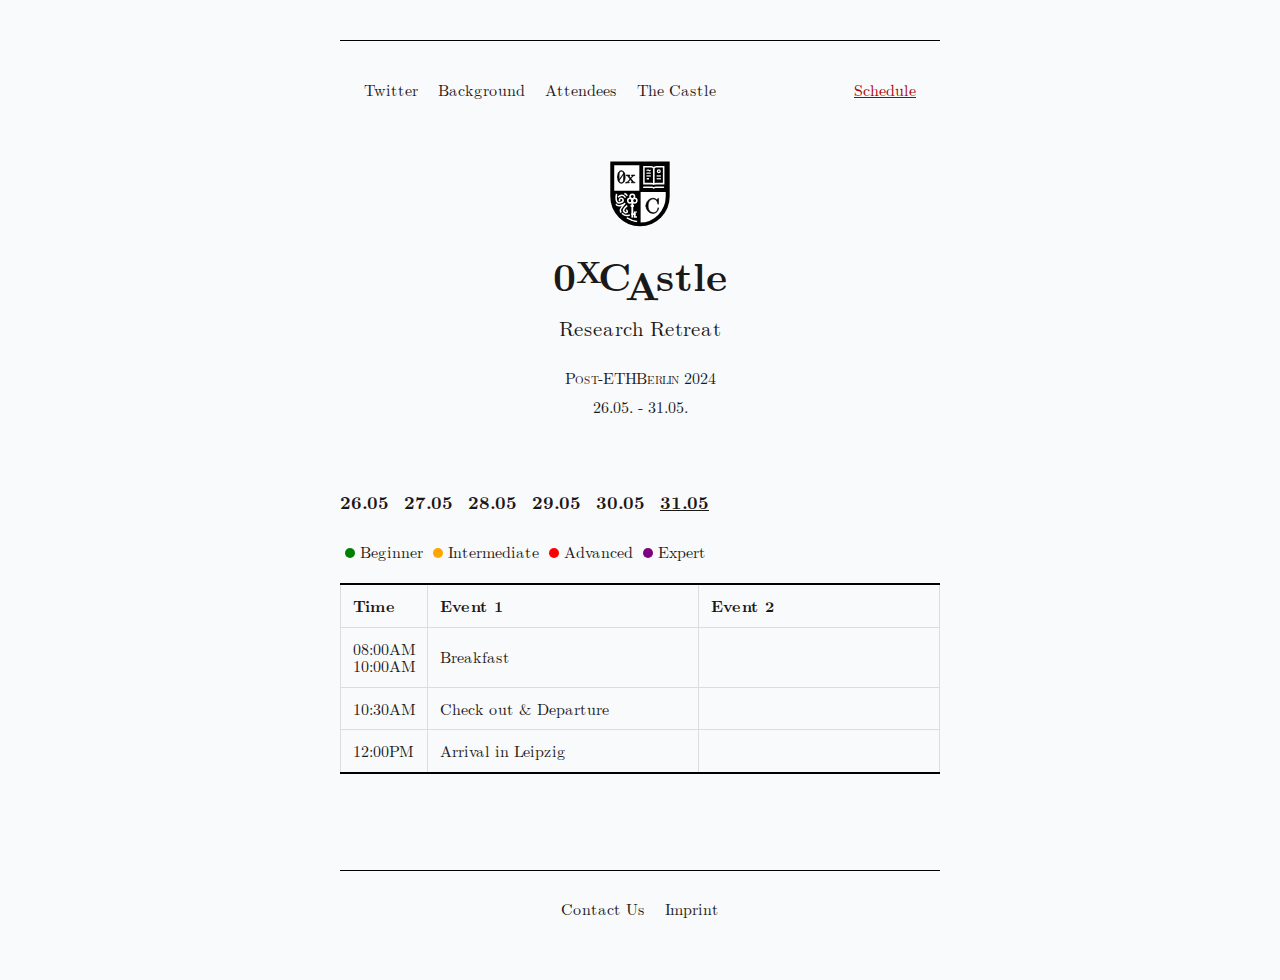
<file: schedule.html>
<!DOCTYPE html>
<html lang="en">

<head>
    <meta charset="UTF-8" />
    <meta name="viewport" content="width=device-width, initial-scale=1.0" />
    <meta http-equiv="X-UA-Compatible" content="ie=edge" />
    <meta property="og:title" content="Schedule" />
    <meta property="og:type" content="website" />
    <meta property="og:url" content="https://0xcastle.xyz/schedule.html" />
    <meta
      property="og:description"
      content="0xCastle is a 5-day education and research retreat focused on current technologies, set in a historic castle near Leipzig, Germany."
    />
    <meta
      property="og:image"
      content="https://raw.githubusercontent.com/0xCastle/0xcastle.xyz/main/images/thumbnail.png"
    />
    <title>Schedule</title>
    <link rel="stylesheet" href="./css/style.css" />
    <link rel="stylesheet" href="./css/latex.css" />
    <link rel="icon" href="./images/logos/0xCastle-bw.svg" type="image/x-icon" />
    <link rel="stylesheet" href="https://cdnjs.cloudflare.com/ajax/libs/font-awesome/6.1.1/css/all.min.css" />
</head>

<body class="latex-dark-auto">
    <nav class="nav">
      <div class="nav-links">
        <a href="https://twitter.com/0xCastleRetreat" class="nav-link mobile">Twitter</a>
        <a href="index.html#background" class="nav-link">Background</a>
        <a href="index.html#attendees" class="nav-link">Attendees</a>
        <a href="index.html#the-castle" class="nav-link">The Castle</a>
        <div class="flex-grow"></div>
        <a href="schedule.html" class="nav-link emphasize">Schedule</a>
      </div>
    </nav>

    <main>
        <a href="https://0xcastle.xyz/">
            <img src="images/logos/0xCastle.svg" alt="0xCastle Logo" class="logo">
        </a>
        <header>
            <h1 class="main-heading">
                <span class="latex">0 <span>x</span>C<span>a</span>s<span>t</span>l</span>e
            </h1>
            <p class="subheader">
                Research Retreat
            </p>
            <p class="author">
                Post-ETHBerlin 2024<br />
                26.05. - 31.05.
            </p>
        </header>

        <!-- Content -->
        <article>
            <div class="date-links">
                <a data-date="26-05" onclick="showTable('26-05')">26.05</a>
                <a data-date="27-05" onclick="showTable('27-05')">27.05</a>
                <a data-date="28-05" onclick="showTable('28-05')">28.05</a>
                <a data-date="29-05" onclick="showTable('29-05')">29.05</a>
                <a data-date="30-05" onclick="showTable('30-05')">30.05</a>
                <a data-date="31-05" onclick="showTable('31-05')">31.05</a>
            </div>
            <div class="legend">
                <span class="dot beginner"></span> Beginner
                <span class="dot intermediate"></span> Intermediate
                <span class="dot advanced"></span> Advanced
                <span class="dot expert"></span> Expert
            </div>
            <table class="schedule-table" id="26-05">
                <colgroup>
                    <col style="width: 5%;">
                    <col style="width: 50%;">
                    <col style="width: 45%;">
                </colgroup>
                <thead>
                    <tr>
                        <th>Time</th>
                        <th>Event 1</th>
                        <th>Event 2</th>
                    </tr>
                </thead>
                <tbody>
                    <tr>
                        <td class="time-col">08:00PM</td>
                        <td>Departure from Berlin</td>
                        <td></td>
                    </tr>
                    <tr>
                        <td class="time-col">11:00PM</td>
                        <td>Arrival to Castle & Check in</td>
                        <td></td>
                    </tr> 
                </tbody>
            </table>
            <table class="schedule-table" id="27-05">
                <colgroup>
                    <col style="width: 5%;">
                    <col style="width: 50%;">
                    <col style="width: 45%;">
                </colgroup>
                <thead>
                    <tr>
                        <th>Time</th>
                        <th>Event 1</th>
                        <th>Event 2</th>
                    </tr>
                </thead>
                <tbody>
                    <tr>
                        <td class="time-col">08:00AM<br>10:00AM</td>
                        <td>Breakfast</td>
                        <td></td>
                    </tr>
                    <tr>
                        <td class="time-col" rowspan="2"></td>
                        <td>Welcome & Opening</span></td>
                        <td></td>
                    </tr>
                    <tr>
                        <td><span class="badge activities">Activities</span>
                            <br>
                            Castle Tour</td>
                        <td></td>
                    </tr>
                    <tr>
                        <td class="time-col">12:00PM<br>02:00PM</td>
                        <td>Lunch</td>
                        <td></td>
                    </tr>
                    <tr>
                        <td class="time-col" rowspan="2"></td>
                        <td><span class="badge MEV">MEV</span>
                            <br>
                            Fixing MEV: Agent-based modelling of Execution Tickets <span class="dot expert"></span>
                            <br><br>
                            <i>Pascal Sticher and Christian Haug - ephema</i>
                        </td>
                        <td></td>
                    </tr>
                    <tr>
                        <td><span class="badge MEV">MEV</span>
                            <br>
                            Blockspace markets<span class="dot expert"></span>
                            <br><br>
                            <i>Andrew Macpherson - Shtuka Research</i>
                        </td>
                    </tr>
                    <tr>
                        <td class="time-col">03:15PM<br>04:00PM</td>
                        <td>Coffee Break</td>
                        <td></td>
                    </tr>
                    <tr>
                        <td class="time-col" rowspan="4"></td>
                        <td><span class="badge miscellaneous">Miscellaneous</span>
                            <br>
                            Bounded Reflective Oracles and Applications to Game Theory <span class="dot advanced"></span>
                            <br><br>
                            <i>Yudhister Kumar - MATS / FOCAL@CMU</i>
                            </td>
                        <td></td>
                    </tr>
                    <tr>
                        <td><span class="badge miscellaneous">Miscellaneous</span>
                            <br>
                            Implication of AI Tools DAO Governance <span class="dot beginner"></span>
                            <br><br>
                            <i>Monica Tsang - University of Waterloo</i>
                            </td>
                            <td><span class="badge activities">Activities</span>
                                <br>
                                Escape Room
                            </td>
                    </tr>
                    <tr>
                        <td><span class="badge miscellaneous">Miscellaneous</span>
                            <br>
                            Defining Standards and Improving Composability of Data in Decentralized Networks with The Graph <span class="dot beginner"></span>
                            <br><br>
                            <i>Kevin Jones - The Graph</i>
                        </td>
                        <td></td>
                    </tr>
                    <tr>
                        <td><span class="badge miscellaneous">Miscellaneous</span>
                            <br>
                            Fusion 2.0 Explained: Innovations, Benefits, and Development Insights
                            <br><br>
                            <i>Ilya Shkurenko and Nikita Kozlov - 1inch</i>
                        </td>
                        <td></td>
                    </tr>
                    <tr>
                        <td class="time-col">06:00PM<br>08:00PM</td>
                        <td>Dinner</td>
                        <td></td>
                    </tr>
                    <tr>
                        <td class="time-col">08:00PM<br>11:00PM</td>
                        <td><span class="badge activities">Activities</span>
                            <br>
                            Cocktail Hour</td>
                        <td></td>
                    </tr>
                </tbody>
            </table>            
            <table class="schedule-table" id="28-05" >
                <colgroup>
                    <col style="width: 5%;">
                    <col style="width: 50%;">
                    <col style="width: 45%;">
                </colgroup>
                <thead>
                    <tr>
                        <th>Time</th>
                        <th>Event 1</th>
                        <th>Event 2</th>
                    </tr>
                </thead>
                <tbody>
                    <tr>
                        <td class="time-col">08:00AM</td>
                        <td><span class="badge activities">Activities</span>
                            <br>
                            Yoga & Meditation</td>
                        <td></td>
                    </tr>
                    <tr>
                        <td class="time-col">08:00AM<br>10:00AM</td>
                        <td>Breakfast</td>
                        <td></td>
                    </tr>
                    <tr>
                        <td class="time-col" rowspan="3"></td>
                        <td><span class="badge miscellaneous">Miscellaneous</span>
                            <br>
                            Verifiable Credentials on chain <span class="dot intermediate"></span>
                            <br><br>
                            <i>Frederik Rothenberger - Dfinity</i>
                        </td>
                        <td></td>
                    </tr>
                        <td><span class="badge miscellaneous">Miscellaneous</span>
                            <br>
                            Transfer abstraction <span class="dot intermediate"></span>
                            <br><br>
                            <i>Hugo Montenegro - Peanut Protocol</i>
                        </td>
                        <td></td>
                    </tr>
                    <tr>
                        <td><span class="badge miscellaneous">Miscellaneous</span>
                            <br>
                            Securing cross-chain communication <span class="dot intermediate"></span>
                            <br><br>
                            <i>Martin Eckardt - Ava Labs</i>
                        </td>
                        <td></td>                    
                    </tr>
                    <tr>
                        <td class="time-col">12:00PM<br>02:00PM</td>
                        <td>Lunch</td>
                        <td></td>
                    </tr>
                    <tr>
                        <td class="time-col" rowspan="2"></td>
                        <td><span class="badge miscellaneous">Miscellaneous</span>
                            <br>
                            How to hack on Bitcoin: Runes & Ordinals <span class="dot intermediate"></span>
                            <br><br>
                            <i>raphjaph - Ordinals</i>
                        </td>
                        <td></td>
                    </tr>
                    <tr>
                        <td><span class="badge miscellaneous">Miscellaneous</span>
                            <br>
                            Functional programming in smart contracts on æternity<span class="dot beginner"></span>
                            <br><br>
                            <i>Philipp Piwowarsky - æternity</i>
                        </td>
                        <td></td>
                    </tr>
                    <tr>
                        <td class="time-col">03:15PM<br>04:00PM</td>
                        <td>Coffee Break</td>
                        <td></td>
                    </tr>
                    <tr>
                        <td class="time-col" rowspan="3"></td>
                        <td><span class="badge cryptography">Cryptography</span>
                            <br>
                            Intro to Elliptic Curve Crypto<span class="dot beginner"></span>
                            <br><br>
                            <i>Anirudha Bose - Brave</i>
                        </td>
                    </tr>
                    <tr>
                        <td><span class="badge cryptography">Cryptography</span>
                            <br>
                            KZG and Formal Verification<span class="dot intermediate"></span>
                            <br><br>
                            <i>Tobias Rothmann - TUM/TBC</i>
                        </td>
                        <td></td>
                    </tr>
                    <tr>
                        <td><span class="badge cryptography">Cryptography</span>
                            <br>
                            PlonK<span class="dot intermediate"></span>
                            <br><br>
                            <i>Marek Kirejczyk - vlayerc</i>
                        </td>
                        <td><span class="badge activities">Activities</span>
                            <br>
                            Escape Room
                        </td>
                    </tr>
                    <tr>
                        <td class="time-col">06:00PM<br>08:00PM</td>
                        <td>Dinner</td>
                        <td></td>
                    </tr>
                    <tr>
                        <td class="time-col">08:00PM<br>11:00PM</td>
                        <td><span class="badge activities">Activities</span>
                            <br>
                            Board Games</td>
                        <td></td>
                    </tr>
                </tbody>
            </table>
            
            <table class="schedule-table" id="29-05" >
                <colgroup>
                    <col style="width: 5%;">
                    <col style="width: 50%;">
                    <col style="width: 45%;">
                </colgroup>
                <thead>
                    <tr>
                        <th>Time</th>
                        <th>Event 1</th>
                        <th>Event 2</th>
                    </tr>
                </thead>
                <tbody>
                    <tr>
                        <td class="time-col">08:00AM</td>
                        <td><span class="badge activities">Activities</span>
                            <br>
                            Yoga & Meditation</td>
                        <td></td>
                    </tr>
                    <tr>
                        <td class="time-col">08:00AM<br>10:00AM</td>
                        <td>Breakfast</td>
                        <td></td>
                    </tr>
                    <tr>
                        <td class="time-col" rowspan="3"></td>
                        <td><span class="badge cryptography">Cryptography</span>
                            <br>
                            Multi-Polynomial Commitments<span class="dot advanced"></span>
                            <br><br>
                            <i>Sergei Iakovenko - Aztec</i>
                        </td>
                        <td><span class="badge activities">Activities</span>
                            <br>
                            Spa (if weather good)
                        </td>  
                    </tr>
                    <tr>
                        <td><span class="badge cryptography">Cryptography</span>
                            <br>
                            FRI, STIR, Binius PCS <span class="dot intermediate"></span>
                            <br><br>
                            <i>Ignacio Manzur - Nethermind</i>
                        </td>
                        <td><span class="badge activities">Activities</span>
                            <br>
                            Spa (if weather good)
                        </td>  
                    </tr>
                    <tr>
                        <td><span class="badge rollups">Rollups</span>
                            <br>
                            Escape Hatches<span class="dot beginner"></span>
                            <br><br>
                            <i>Omar Espejel - Starknet Foundation</i>
                        </td>
                        <td><span class="badge activities">Activities</span>
                            <br>
                            Spa (if weather good)
                        </td>  
                    </tr>
                    <tr>
                        <td class="time-col">12:00PM<br>02:00PM</td>
                        <td>Lunch</td>
                        <td></td>
                    </tr>
                    <tr>
                        <td class="time-col" rowspan="2"></td>
                        <td><span class="badge cryptography">Cryptography</span>
                            <br>
                            New trends in lookup and folding schemes<span class="dot expert"></span>
                            <br><br>
                            <i>Albert Garreta - Nethermind</i>
                        </td>
                        <td></td>
                    </tr>
                    <tr>
                        <td><span class="badge cryptography">Cryptography</span>
                            <br>
                            The current state of FHE<span class="dot intermediate"></span>
                            <br><br>
                            <i>Murat Saglam - Self Employed</i>
                        </td>
                        <td></td>
                    </tr>
                    <tr>
                        <td class="time-col">03:15PM<br>04:00PM</td>
                        <td>Coffee Break</td>
                        <td></td>
                    </tr>
                    <tr>
                        <td class="time-col" rowspan="3"></td>
                        <td><span class="badge cryptography">Cryptography</span>
                            <br>
                            Research Group</td>
                        <td></td>
                    </tr>
                    <tr>
                        <td><span class="badge cryptography">Cryptography</span>
                            <br>
                            Research Group</td>
                        <td><span class="badge miscellaneous">Miscellaneous</span>
                            <br>
                            Workshop: Building an automative trading bot with 1inch SDK<span class="dot intermediate"></span>
                            <br><br>
                            <i>Nikita Kozlov - 1inch</i>
                        </td>
                    </tr>
                    <tr>
                        <td><span class="badge cryptography">Cryptography</span>
                            <br>
                            Research Group</td>
                        <td><span class="badge miscellaneous">Miscellaneous</span>
                            <br>
                            How to run your own Etherium Node<span class="dot beginner"></span>
                            <br><br>
                            <i>Orest Tarasiuk - zkWarsaw</i>
                        </td>
                    </tr>
                    <tr>
                        <td class="time-col">06:00PM<br>08:00PM</td>
                        <td>Dinner</td>
                        <td></td>
                    </tr>
                    <tr>
                        <td class="time-col">08:00PM<br>11:00PM</td>
                        <td><span class="badge activities">Activities</span>
                            <br>
                            Move Night</td>
                        <td></td>
                    </tr>
                </tbody>
            </table>
            
            <table class="schedule-table" id="30-05" >
                <colgroup>
                    <col style="width: 5%;">
                    <col style="width: 50%;">
                    <col style="width: 45%;">
                </colgroup>
                <thead>
                    <tr>
                        <th>Time</th>
                        <th>Event 1</th>
                        <th>Event 2</th>
                    </tr>
                </thead>
                <tbody>
                    <tr>
                        <td class="time-col">08:00AM</td>
                        <td><span class="badge activities">Activities</span>
                            <br>
                            Yoga & Meditation</td>
                        <td></td>
                    </tr>
                    <tr>
                        <td class="time-col">08:00AM<br>10:00AM</td>
                        <td>Breakfast</td>
                        <td></td>
                    </tr>
                    <tr>
                        <td class="time-col" rowspan="2"></td>
                        <td><span class="badge rollups">Rollups</span>
                            <br>
                            Intro to Scalability<span class="dot beginner"></span>
                            <br><br>
                            <i>Orest Tarasiuk - zkWarsaw</i>
                        </td>
                        <td></td>
                    </tr>
                    <tr>
                        <td><span class="badge rollups">Rollups</span>
                            <br>
                            Current State of L2<span class="dot intermediate"></span>
                            <br><br>
                            <i>Luca Donno - L2Beat</i>
                        </td>
                        <td></td>
                    </tr>
                    <tr>
                        <td class="time-col">12:00PM<br>02:00PM</td>
                        <td>Lunch</td>
                        <td></td>
                    </tr>
                    <tr>
                        <td class="time-col" rowspan="2"></td>
                        <td><span class="badge rollups">Rollups</span>
                            <br>
                            Sequencing rules in EVM blockchains<span class="dot intermediate"></span>
                            <br><br>
                            <i>Dias Alymbekov - Dune Analytics / TUM</i>
                        </td>
                        <td></td>
                    </tr>
                    <tr>
                        <td><span class="badge rollups">Rollups</span>
                            <br>
                            Type 1 zk-EVMs<span class="dot intermediate"></span>
                            <br><br>
                            <i>Jünger - Taiko</i>
                        </td>
                        <td></td>
                    </tr>
                    <tr>
                        <td class="time-col">03:15<br>04:00PM</td>
                        <td>Coffee Break</td>
                        <td></td>
                    </tr>
                    <tr>
                        <td class="time-col" rowspan="3"></td>
                        <td><span class="badge rollups">Rollups</span>
                            <br>
                            Research Group</td>
                        <td>
                            <span class="badge rollups">Rollups</span>
                            <br>
                            Polygon Miden / Light Clients<span class="dot intermediate"></span>
                            <br><br>
                            <i>Paul-Henry - Polygon Labs</i>
                        </td>
                    </tr>
                    <tr>
                        <td><span class="badge rollups">Rollups</span>
                            <br>
                            Research Group</td>
                        <td><span class="badge miscellaneous">Miscellaneous</span>
                            <br>
                            Workshop: Efficient Communication of Advanced Crypto Topics<span class="dot beginner"></span>
                            <br><br>
                            <i>Wolfgang Vitale - Bitcoin Suisse</i>
                        </td>
                    </tr>
                    <tr>
                        <td><span class="badge rollups">Rollups</span>
                            <br>
                            Research Group</td>
                        <td></td>
                    </tr>
                    <tr>
                        <td class="time-col">07:00PM<br>09:00PM</td>
                        <td><span class="badge activities">Activities</span>
                            <br>
                            Gala Dinner</td>
                        <td></td>
                    </tr>
                    <tr>
                        <td class="time-col">09:00PM<br>open-end</td>
                        <td><span class="badge activities">Activities</span>
                            <br>
                            Rave</td>
                        <td></td>
                    </tr>
                </tbody>
            </table>

            <table class="schedule-table" id="31-05">
                <colgroup>
                    <col style="width: 5%;">
                    <col style="width: 50%;">
                    <col style="width: 45%;">
                </colgroup>
                <thead>
                    <tr>
                        <th>Time</th>
                        <th>Event 1</th>
                        <th>Event 2</th>
                    </tr>
                </thead>
                <tbody>
                    <tr>
                        <td class="time-col">08:00AM<br>10:00AM</td>
                        <td>Breakfast</td>
                        <td></td>
                    </tr>
                    <tr>
                        <td class="time-col">10:30AM</td>
                        <td>Check out & Departure</td>
                        <td></td>
                    </tr>
                    <tr>
                        <td class="time-col">12:00PM</td>
                        <td>Arrival in Leipzig</td>
                        <td></td>
                    </tr>   
                </tbody>
            </table>
            

        </article>
    </main>

    <footer class="footer">
        <div class="footer-links">
          <a href="https://forms.0xcastle.xyz/contact" class="footer-link">Contact Us</a>
          <a href="imprint.html" class="footer-link">Imprint</a>
        </div>
      </footer>
    <script src="js/index.js"></script>
    <script>
        function showTable(date) {
            // Hide all tables
            var tables = document.querySelectorAll(".schedule-table");
            tables.forEach(function(table) {
                table.classList.remove("active-table");
            });
    
            // Show the selected table
            var selectedTable = document.getElementById(date);
            if (selectedTable) {
                selectedTable.classList.add("active-table");
            }
    
            // Remove active class from all links
            var links = document.querySelectorAll(".date-links a");
            links.forEach(function(link) {
                link.classList.remove("active-date");
            });
    
            // Add active class to the selected link
            var activeLink = document.querySelector(".date-links a[data-date='" + date + "']");
            if (activeLink) {
                activeLink.classList.add("active-date");
            }
        }
    
        window.onload = function() {
            var date = new Date();
            var offset = -date.getTimezoneOffset() / 60;
            var cetOffset = 2; // CET is UTC+2
            date.setHours(date.getHours() + offset + cetOffset);

            var day = date.getDate();
            var month = date.getMonth() + 1;

            if (month === 5 && day >= 26 && day <= 31) {
                // If it's between 26th and 31st of May, show the table for that day
                showTable(('0' + day).slice(-2) + '-05');
            } else if (month > 5 || (month === 5 && day > 31)) {
                // If it's after May, always show the table for 31st of May
                showTable('31-05');
            } else {
                // If it's before 26th of May, always show the table for 26th of May
                showTable('26-05');
            }
        };
    </script>
    
    
    
</body>

</html>
</file>
<file: css/latex.css>
/*!
 * LaTeX.css (https://latex.now.sh/)
 *
 * Source: https://github.com/vincentdoerig/latex-css
 * Licensed under MIT (https://github.com/vincentdoerig/latex-css/blob/master/LICENSE)
*/

@font-face {
    font-family: 'Latin Modern';
    font-style: normal;
    font-weight: normal;
    font-display: swap;
    src: url('../fonts/LM-regular.woff2') format('woff2'),
      url('../fonts/LM-regular.woff') format('woff'),
      url('../fonts/LM-regular.ttf') format('truetype');
  }
  
  @font-face {
    font-family: 'Latin Modern';
    font-style: italic;
    font-weight: normal;
    font-display: swap;
    src: url('../fonts/LM-italic.woff2') format('woff2'),
      url('../fonts/LM-italic.woff') format('woff'),
      url('../fonts/LM-italic.ttf') format('truetype');
  }
  
  @font-face {
    font-family: 'Latin Modern';
    font-style: normal;
    font-weight: bold;
    font-display: swap;
    src: url('../fonts/LM-bold.woff2') format('woff2'),
      url('../fonts/LM-bold.woff') format('woff'),
      url('../fonts/LM-bold.ttf') format('truetype');
  }
  
  @font-face {
    font-family: 'Latin Modern';
    font-style: italic;
    font-weight: bold;
    font-display: swap;
    src: url('../fonts/LM-bold-italic.woff2') format('woff2'),
      url('../fonts/LM-bold-italic.woff') format('woff'),
      url('../fonts/LM-bold-italic.ttf') format('truetype');
  }
  
  @font-face {
    font-family: 'Libertinus';
    font-style: normal;
    font-weight: normal;
    font-display: swap;
    src: url('../fonts/Libertinus-regular.woff2') format('woff2');
  }
  
  @font-face {
    font-family: 'Libertinus';
    font-style: italic;
    font-weight: normal;
    font-display: swap;
    src: url('../fonts/Libertinus-italic.woff2') format('woff2');
  }
  
  @font-face {
    font-family: 'Libertinus';
    font-style: normal;
    font-weight: bold;
    font-display: swap;
    src: url('../fonts/Libertinus-bold.woff2') format('woff2');
  }
  
  @font-face {
    font-family: 'Libertinus';
    font-style: italic;
    font-weight: bold;
    font-display: swap;
    src: url('../fonts/Libertinus-bold-italic.woff2') format('woff2');
  }
  
  @font-face {
    font-family: 'Libertinus';
    font-style: normal;
    font-weight: 600;
    font-display: swap;
    src: url('../fonts/Libertinus-semibold.woff2') format('woff2');
  }
  
  @font-face {
    font-family: 'Libertinus';
    font-style: italic;
    font-weight: 600;
    font-display: swap;
    src: url('../fonts/Libertinus-semibold-italic.woff2') format('woff2');
  }
  
  /* Box sizing rules */
  *,
  *::before,
  *::after {
    box-sizing: border-box;
  }
  
  :root {
    --body-color: hsl(0, 5%, 10%);
    --body-bg-color: hsl(210, 20%, 98%);
    --link-visited: hsl(0, 100%, 33%);
    --link-focus-outline: hsl(220, 90%, 52%);
    --pre-bg-color: hsl(210, 28%, 93%);
    --kbd-bg-color: hsl(210, 5%, 100%);
    --kbd-border-color: hsl(210, 5%, 70%);
    --table-border-color: black;
    --border-width-thin: 1.36px;
    --border-width-thick: 2.27px;
    --sidenote-target-border-color: hsl(55, 55%, 70%);
    --footnotes-border-color: hsl(0, 0%, 39%);
    --text-indent-size: 1.463rem; /* In 12pt [Latin Modern font] LaTeX article
    \parindent =~ 17.625pt; taking also into account the ratio
    1pt[LaTeX] = (72 / 72.27) * 1pt[HTML], with default 12pt/1rem LaTeX.css font
    size, the identation value in rem CSS units is: 
    \parindent =~ 17.625 * (72 / 72.27) / 12 = 1.463rem. */
  }
  
  .latex-dark {
    --body-color: hsl(0, 0%, 86%);
    --body-bg-color: hsl(0, 0%, 16%);
    --link-visited: hsl(196 80% 77%);
    --link-focus-outline: hsl(215, 63%, 73%);
    --pre-bg-color: hsl(0, 1%, 25%);
    --kbd-bg-color: hsl(0, 0%, 16%);
    --kbd-border-color: hsl(210, 5%, 70%);
    --table-border-color: white;
    --sidenote-target-border-color: hsl(0, 0%, 59%);
    --footnotes-border-color: hsl(0, 0%, 59%);
    --proof-symbol-filter: invert(80%);
  }
  
  @media (prefers-color-scheme: dark) {
     .latex-dark-auto {
      --body-color: hsl(0, 0%, 86%);
      --body-bg-color: hsl(0, 0%, 16%);
      --link-visited: hsl(196 80% 77%);
      --link-focus-outline: hsl(215, 63%, 73%);
      --pre-bg-color: hsl(0, 1%, 25%);
      --kbd-bg-color: hsl(0, 0%, 16%);
      --kbd-border-color: hsl(210, 5%, 70%);
      --table-border-color: white;
      --sidenote-target-border-color: hsl(0, 0%, 59%);
      --footnotes-border-color: hsl(0, 0%, 59%);
      --proof-symbol-filter: invert(80%);
    }
  }
  
  /* Remove default margin */
  body,
  h1,
  h2,
  h3,
  h4,
  p,
  ul[class],
  ol[class],
  li,
  figure,
  figcaption,
  dl,
  dd {
    margin: 0;
  }
  
  /* Make default font-size 1rem and add smooth scrolling to anchors */
  html {
    font-size: 1rem;
  }
  @media (prefers-reduced-motion: no-preference) {
    html {
      scroll-behavior: smooth;
    }
  }
  
  body.libertinus {
    font-family: 'Libertinus', Georgia, Cambria, 'Times New Roman', Times, serif;
  }
  
  body {
    font-family: 'Latin Modern', Georgia, Cambria, 'Times New Roman', Times, serif;
    line-height: 1.8;
  
    max-width: 80ch;
    min-height: 100vh;
    overflow-x: hidden;
    margin: 0 auto;
    padding: 2rem 1.25rem;
  
    counter-reset: theorem definition sidenote-counter;
  
    color: var(--body-color);
    background-color: var(--body-bg-color);
    background-image: var(--body-background-image);
    text-rendering: optimizeLegibility;
  }
  
  /* Justify and hyphenate all paragraphs */
  p {
    text-align: justify;
    hyphens: auto;
    -webkit-hyphens: auto;
    -moz-hyphens: auto;
    margin-top: 1rem;
  }
  
  /* Indents paragraphs like in LaTeX documents*/
  .indent-pars p {
    text-indent: var(--text-indent-size);
  }
  
  .indent-pars p.no-indent,
  p.no-indent {
    text-indent: 0;
  }
  
  .indent-pars ol p,
  .indent-pars ul p {
    text-indent: 0;
  }
  
  .indent-pars h2 + p,
  .indent-pars h3 + p,
  .indent-pars h4 + p {
    text-indent: 0;
  }
  
  /* A elements that don't have a class get default styles */
  a:not([class]) {
    text-decoration-skip-ink: auto;
  }
  
  a:focus {
    outline-offset: 2px;
    outline: 2px solid var(--link-focus-outline);
  }
  
  /* Make images easier to work with */
  img {
    max-width: 100%;
    height: auto;
    display: block;
  }
  
  /* Inherit fonts for inputs and buttons */
  input,
  button,
  textarea,
  select {
    font: inherit;
  }
  
  /* Prevent textarea from overflowing */
  textarea {
    width: 100%;
  }
  
  /* Natural flow and rhythm in articles by default */
  article > * + * {
    margin-top: 1em;
  }
  
  /* Styles for inline code or code snippets */
  code,
  pre,
  kbd {
    font-family: Menlo, Monaco, Consolas, 'Liberation Mono', 'Courier New',
      monospace;
    font-size: 85%;
  }
  pre {
    padding: 1rem 1.4rem;
    max-width: 100%;
    overflow: auto;
    border-radius: 4px;
    background: var(--pre-bg-color);
  }
  pre code {
    font-size: 95%;
    position: relative;
  }
  kbd {
    background: var(--kbd-bg-color);
    border: 1px solid var(--kbd-border-color);
    border-radius: 2px;
    padding: 2px 4px;
    font-size: 75%;
  }
  
  /* Better tables */
  table:not(.borders-custom) {
    border-collapse: collapse;
    border-spacing: 0;
    width: auto;
    max-width: 100%;
    border-top: var(--border-width-thick) solid var(--table-border-color);
    border-bottom: var(--border-width-thick) solid var(--table-border-color);
    /* display: block; */
    overflow-x: auto; /* does not work because element is not block */
    /* white-space: nowrap; */
    counter-increment: caption;
  }
  /* add bottom border on column table headings  */
  table:not(.borders-custom) tr > th[scope='col'] {
    border-bottom: var(--border-width-thin) solid var(--table-border-color);
  }
  /* add right border on row table headings  */
  table:not(.borders-custom) tr > th[scope='row'] {
    border-right: var(--border-width-thin) solid var(--table-border-color);
  }
  table:not(.borders-custom) > tbody > tr:first-child > td,
  table:not(.borders-custom) > tbody > tr:first-child > th {
    border-top: var(--border-width-thin) solid var(--table-border-color);
  }
  table:not(.borders-custom) > tbody > tr:last-child > td,
  table:not(.borders-custom) > tbody > tr:last-child > th {
    border-bottom: var(--border-width-thin) solid var(--table-border-color);
  }
  
  th,
  td {
    text-align: left;
    padding: 0.5rem;
    line-height: 1.1;
  }
  /* Table caption */
  caption {
    text-align: left;
    font-size: 0.923em;
    /* border-bottom: 2pt solid #000; */
    padding: 0 0.25em 0.25em;
    width: 100%;
    margin-left: 0;
  }
  
  caption::before {
    content: 'Table ' counter(caption) '. ';
    font-weight: bold;
  }
  
  /* allow scroll on the x-axis */
  .scroll-wrapper {
    overflow-x: auto;
  }
  
  /* if a table is wrapped in a scroll wrapper,
    the table cells shouldn't wrap */
  .scroll-wrapper > table td {
    white-space: nowrap;
  }
  
  /* Table custom borders */
  table.borders-custom {
    border-collapse: collapse;
    border-spacing: 0;
    width: auto;
    max-width: 100%;
    overflow-x: auto;
    counter-increment: caption;
  }
  
  .border-top-thick {
    border-top: var(--border-width-thick) solid var(--table-border-color);
  }
  .border-right-thick {
    border-right: var(--border-width-thick) solid var(--table-border-color);
  }
  .border-bottom-thick {
    border-bottom: var(--border-width-thick) solid var(--table-border-color);
  }
  .border-left-thick {
    border-left: var(--border-width-thick) solid var(--table-border-color);
  }
  
  .border-top-thin {
    border-top: var(--border-width-thin) solid var(--table-border-color);
  }
  .border-right-thin {
    border-right: var(--border-width-thin) solid var(--table-border-color);
  }
  .border-bottom-thin {
    border-bottom: var(--border-width-thin) solid var(--table-border-color);
  }
  .border-left-thin {
    border-left: var(--border-width-thin) solid var(--table-border-color);
  }
  
  /* Table column alignment */
  .col-1-l tr > :nth-child(1),
  .col-2-l tr > :nth-child(2),
  .col-3-l tr > :nth-child(3),
  .col-4-l tr > :nth-child(4),
  .col-5-l tr > :nth-child(5),
  .col-6-l tr > :nth-child(6),
  .col-7-l tr > :nth-child(7),
  .col-8-l tr > :nth-child(8),
  .col-9-l tr > :nth-child(9),
  .col-10-l tr > :nth-child(10),
  .col-11-l tr > :nth-child(11),
  .col-12-l tr > :nth-child(12) {
    text-align: left;
  }
  .col-1-c tr > :nth-child(1),
  .col-2-c tr > :nth-child(2),
  .col-3-c tr > :nth-child(3),
  .col-4-c tr > :nth-child(4),
  .col-5-c tr > :nth-child(5),
  .col-6-c tr > :nth-child(6),
  .col-7-c tr > :nth-child(7),
  .col-8-c tr > :nth-child(8),
  .col-9-c tr > :nth-child(9),
  .col-10-c tr > :nth-child(10),
  .col-11-c tr > :nth-child(11),
  .col-12-c tr > :nth-child(12) {
    text-align: center;
  }
  .col-1-r tr > :nth-child(1),
  .col-2-r tr > :nth-child(2),
  .col-3-r tr > :nth-child(3),
  .col-4-r tr > :nth-child(4),
  .col-5-r tr > :nth-child(5),
  .col-6-r tr > :nth-child(6),
  .col-7-r tr > :nth-child(7),
  .col-8-r tr > :nth-child(8),
  .col-9-r tr > :nth-child(9),
  .col-10-r tr > :nth-child(10),
  .col-11-r tr > :nth-child(11),
  .col-12-r tr > :nth-child(12) {
    text-align: right;
  }
  
  /* Center align the title */
  h1:first-child {
    text-align: center;
  }
  
  .nav {
    max-width: 1200px;
    border-top: var(--border-width-thin) solid var(--table-border-color);
    margin-top: 0.5rem;
    margin-left: auto;
    margin-right: auto;
  }
  
  /* Nested ordered list for ToC */
  nav ol {
    counter-reset: item;
    padding-left: 2rem;
  }
  nav li {
    display: block;
  }
  nav li:before {
    content: counters(item, '.') ' ';
    counter-increment: item;
    padding-right: 0.85rem;
  }
  
  /* Center definitions (most useful for display equations) */
  dl dd {
    text-align: center;
  }
  
  /* Theorem */
  .theorem {
    counter-increment: theorem;
    display: block;
    margin: 12px 0;
    font-style: italic;
  }
  .theorem::before {
    content: 'Theorem ' counter(theorem) '. ';
    font-weight: bold;
    font-style: normal;
  }
  
  /* Lemma */
  .lemma {
    counter-increment: theorem;
    display: block;
    margin: 12px 0;
    font-style: italic;
  }
  .lemma::before {
    content: 'Lemma ' counter(theorem) '. ';
    font-weight: bold;
    font-style: normal;
  }
  
  /* Proof */
  .proof {
    display: block;
    margin: 12px 0;
    font-style: normal;
    position: relative;
  }
  .proof::before {
    content: 'Proof. ' attr(title);
    font-style: italic;
  }
  .proof:after {
    content: '◾️';
    filter: var(--proof-symbol-filter);
    position: absolute;
    right: -12px;
    bottom: -2px;
  }
  
  /* Definition */
  .definition {
    counter-increment: definition;
    display: block;
    margin: 12px 0;
    font-style: normal;
  }
  .definition::before {
    content: 'Definition ' counter(definition) '. ';
    font-weight: bold;
    font-style: normal;
  }
  
  /* Center align author name, use small caps and add vertical spacing  */
  .subheader {
    text-align: center;
    font-size: 1.3rem;
    margin-top: -2vh;
    margin-bottom: 2vh;
  }

  .author {
    margin: 0.85rem 0;
    font-variant-caps: small-caps;
    text-align: center;
  }
  
  /* Sidenotes */
  
  .sidenote {
    font-size: 0.8rem;
    float: right;
    clear: right;
    width: 18vw;
    margin-right: -20vw;
    margin-bottom: 1em;
    text-indent: 0;
  }
  
  .sidenote.left {
    float: left;
    margin-left: -20vw;
    margin-bottom: 1em;
    text-indent: 0;
  }
  
  /* (WIP) add border when a sidenote is clicked on */
  .sidenote:target {
    border: var(--sidenote-target-border-color) 1.5px solid;
    padding: 0 .5rem;
    scroll-margin-block-start: 10rem;
  }
  
  /* sidenote counter */
  .sidenote-number {
    counter-increment: sidenote-counter;
  }
  
  .sidenote-number::after,
  .sidenote::before {
    position: relative;
    vertical-align: baseline;
  }
  
  /* add number in main content */
  .sidenote-number::after {
    content: counter(sidenote-counter);
    font-size: 0.7rem;
    top: -0.5rem;
    left: 0.1rem;
  }
  
  /* add number in front of the sidenote */
  .sidenote-number ~ .sidenote::before {
    content: counter(sidenote-counter) ' ';
    font-size: 0.7rem;
    top: -0.5rem;
  }
  
  label.sidenote-toggle:not(.sidenote-number) {
    display: none;
  }
  
  /* sidenotes inside blockquotes are indented more */
  blockquote .sidenote {
    margin-right: -24vw;
    width: 18vw;
  }
  
  
  label.sidenote-toggle {
    display: inline;
    cursor: pointer;
  }
  
  input.sidenote-toggle {
    display: none;
  }
  
  @media (max-width: 1050px) {
    label.sidenote-toggle:not(.sidenote-number) {
      display: inline;
    }
    .sidenote {
      display: none;
    }
    .sidenote-toggle:checked + .sidenote {
      display: block;
      margin: 0.5rem 1.25rem 1rem 0.5rem;
      float: left;
      left: 1rem;
      clear: both;
      width: 95%;
    }
    /* tweak indentation of sidenote inside a blockquote */
    blockquote .sidenote {
      margin-right: -25vw;
      width: 16vw;
    }
  }
  
  /* Make footnote text smaller and left align it (looks bad with long URLs) */
  .footnotes p {
    text-align: left;
    line-height: 1.5;
    font-size: 85%;
    margin-bottom: 0.4rem;
  }
  .footnotes {
    border-top: 1px solid var(--footnotes-border-color);
  }
  
  /* Center title and paragraph */
  .abstract,
  .abstract p {
    text-align: center;
    margin-top: 0;
  }
  .abstract {
    margin: 2.25rem 0;
  }
  .abstract > h2 {
    font-size: 1rem;
    margin-bottom: -0.2rem;
  }
  
  /* Format the LaTeX symbol correctly (a higher up, e lower) */
  .latex span:nth-child(1) {
    text-transform: uppercase;
    font-size: 0.75em;
    vertical-align: 0.28em;
    margin-left: -0.48em;
    margin-right: -0.15em;
    line-height: 1ex;
  }
  
  .latex span:nth-child(2) {
    text-transform: uppercase;
    vertical-align: -0.5ex;
    margin-left: -0.1667em;
    margin-right: -0.125em;
    line-height: 1ex;
  }
  .footer {
    max-width: 1200px;
    border-top: var(--border-width-thin) solid var(--table-border-color);
    margin-top: 6rem;
    margin-left: auto;
    margin-right: auto;
  }
  
  /* Heading typography */
  h1 {
    font-size: 2.5rem;
    line-height: 3.25rem;
    margin-bottom: 1.625rem;
  }
  
  h2 {
    font-size: 1.7rem;
    line-height: 2rem;
    margin-top: 3rem;
  }
  
  h3 {
    font-size: 1.4rem;
    margin-top: 2.5rem;
  }
  
  h4 {
    font-size: 1.2rem;
    margin-top: 2rem;
  }
  
  h5 {
    font-size: 1rem;
    margin-top: 1.8rem;
  }
  
  h6 {
    font-size: 1rem;
    font-style: italic;
    font-weight: normal;
    margin-top: 2.5rem;
  }
  
  h3,
  h4,
  h5,
  h6 {
    line-height: 1.625rem;
  }
  
  h1 + h2 {
    margin-top: 1.625rem;
  }
  
  h2 + h3,
  h3 + h4,
  h4 + h5 {
    margin-top: 0.8rem;
  }
  
  h5 + h6 {
    margin-top: -0.8rem;
  }
  
  h2,
  h3,
  h4,
  h5,
  h6 {
    margin-bottom: 0.8rem;
  }
</file>
<file: css/style.css>
/* Default Styles ----------------------------------------- */


html {
  scroll-behavior: smooth;
}

body {
  background-image: url('../images/paper-texture.jpg');
  background-repeat: repeat;
}

a {
  color: var(--link-color);
  text-decoration: underline;
}

a.emphasize {
  color: var(--link-visited);
  text-decoration: underline;
}

a.emphasize:hover {
  color: var(--link-visited);
  text-decoration: underline;
}


/* Utility ------------------------------------------------- */


.flex-grow {
  flex-grow: 1;
}


/* Navigation --------------------------------------------- */


.nav-links {
  display: flex;
  flex-direction: row;
  column-gap: 1.25rem;
  padding: 1.5rem;
}

.nav-link {
  text-decoration: none;
  height: 50px; /* Example height of your navbar */
  line-height: 50px; /* Set line-height equal to the height of the navbar */
  display: inline-block;
}

.nav-link:hover {
  color: var(--link-hover);
  text-decoration: underline;
} 


/* Logo --------------------------------------------------- */


.logo {
  display: block;
  margin: 20px auto;
  height: 70px;
  width: auto;
}


/* Automatic Swiper --------------------------------------- */


.swiper {
  width: 100%;
  text-align: center; /* Center aligns the text */
}

.swiper-slide {
  display: flex;
  flex-direction: column; /* Stack image and text vertically */
  align-items: center; /* Center content horizontally */
  justify-content: center; /* Center content vertically for fixed-height slides */
  height: 100%;
  text-align: center;
}

.swiper-slide img {
  max-width: 100%; /* Ensure image does not exceed the slide width */
  height: auto; /* Maintain aspect ratio */
  object-fit: contain; /* Prevent image distortion */
  margin-bottom: 10px; /* Space between image and text */
  margin-top: 10px;
}

.swiper-slide img {
  min-height: 150px; /* Adjust based on your needs */
}

/* Text styling */
.swiper-slide p {
  text-align: center;
  margin-top: 0; /* Adjust or remove margin-top as necessary */
  position: absolute; /* Use absolute positioning for text */
  bottom: 20px; /* Adjust distance from bottom */
  width: 100%;
}

/* Add a relative positioning context to the slide */
.swiper-slide {
  position: relative;
  padding-bottom: 40px; /* Space for the text, adjust as needed */
}

.swiper-container-free-mode > .swiper-wrapper{
  transition-timing-function : linear;
}


/* Slideshow ------------------------------------------------ */


.slideshow-container {
  position: relative;
  max-width: 1000px;
  margin: auto;
  overflow: hidden;
  width: 100%; 
  height: auto; 
  position: relative;
}

.slide img {
  width: 100%; 
  height: 100%; 
  object-fit: cover; 
}

/* Hide the images by default */
.slide {
  display: none;
}

/* Next & previous buttons */
.prev, .next {
  cursor: pointer;
  position: absolute;
  top: 50%;
  width: auto;
  padding: 16px;
  margin-top: -22px;
  color: white;
  font-weight: bold;
  font-size: 18px;
  transition: 0.6s ease;
  border-radius: 0 3px 3px 0;
  user-select: none;
  text-decoration: none;
}

/* Position the "next button" to the right */
.next {
  right: 0;
  border-radius: 3px 0 0 3px;
}

/* On hover, add a black background color with a little bit see-through */
.prev:hover, .next:hover {
  background-color: rgba(0,0,0,0.8);
}

/* Fade animation */
.fade {
  animation-name: fade;
  animation-duration: 1.5s;
}

@keyframes fade {
  from {opacity: .4} 
  to {opacity: 1}
}


/* Footer ------------------------------------------------- */


.footer-links {
  display: flex;
  flex-direction: row;
  column-gap: 1.25rem;
  align-items: center;
  justify-content: center;
  padding: 1.5rem;
}

.footer-link {
  text-decoration: none;
}

.footer-link:hover {
  text-decoration: underline;
}

/* Schedule */

.date-links {
  margin-bottom: 20px;
  margin-top: 7vh;
}

.date-links a.active-date {
  text-decoration: underline;
}

.date-links a {
  margin-right: 10px;
  text-decoration: none;
  cursor: pointer;
  font-size: 1.15rem;
  font-weight: 600;
}

.date-links a:hover {
  text-decoration: underline;
}

.schedule-table {
  width: 100%;
  table-layout: fixed;
  display: none;
}

.schedule-table.active-table {
  display: table;
}

.schedule-table th,
.schedule-table td {
  padding: 12px;
  border: 1px solid #ddd;
}

.time-col {
  white-space: nowrap;
  width: auto;
}

.dot {
  height: 10px;
  width: 10px;
  border-radius: 50%;
  display: inline-block;
  margin-left: 5px;
}

.beginner {
  background-color: green;
}

.intermediate {
  background-color: orange;
}

.advanced {
  background-color: red;
}

.expert {
  background-color: purple;
}

.badge {
  display: inline-block;
  padding: 4px 8px;
  margin-bottom: 10px;
  border-radius: 3px;
  font-size: 0.8em;
  color: white;
}

.badge.MEV {
  background-color: #007bff;
}

.badge.rollups {
  background-color: #28a745;
}

.badge.cryptography {
  background-color: #FA8072;
}

.badge.miscellaneous {
  background-color: gray;
}

.badge.activities {
  background-color: purple;
}


/* Adaptive Layout ------------------------------------------ */


@media (max-width: 800px) {
  .nav-link {
    display: none;
  }
  .nav-link.emphasize {
    display:flex;
  }
  .nav-link.mobile {
    display:flex;
  }

  .nav {
    border-top: none;
  }

  .main-heading {
    margin-top: 1.5rem;
  }
  .footer-links {
    flex-direction: column;
    row-gap: 1rem;
    padding: 1rem;
  }
}

@media (max-width: 600px) {
  .title {
    font-size: 2rem;
  }

  .subtitle {
    font-size: 1.25rem;
  }

  .date {
    font-size: 1.25rem;
  }

  .abstract-title {
    font-size: 1rem;
  }

  .section-title {
    font-size: 1.5rem;
  }

  .section-subtitle {
    font-size: 1.25rem;
  }

  .footer-links {
    flex-direction: column;
    row-gap: 1rem;
    padding: 1rem;
  }
}

@media (max-width: 400px) {
  .title {
    font-size: 1.5rem;
  }

  .subtitle {
    font-size: 1rem;
  }

  .date {
    font-size: 1rem;
  }

  .abstract-title {
    font-size: 1rem;
  }

  .section-title {
    font-size: 1.25rem;
  }

  .section-subtitle {
    font-size: 1rem;
  }

  .footer-links {
    flex-direction: column;
    row-gap: 1rem;
    padding: 1rem;
  }
}


/* Dark Mode --------------------------------------------- */


.only-dark-mode {
  display: none;
}

@media (prefers-color-scheme: dark) {
  body {
    background-image: none;
  }

  .only-light-mode {
    display: none;
  }

  .only-dark-mode {
    display: block;
  }

  .nav-link {
    color: var(--link-color);
  }
  
  .footer-link {
    color: var(--link-color);
  }
}
</file>
